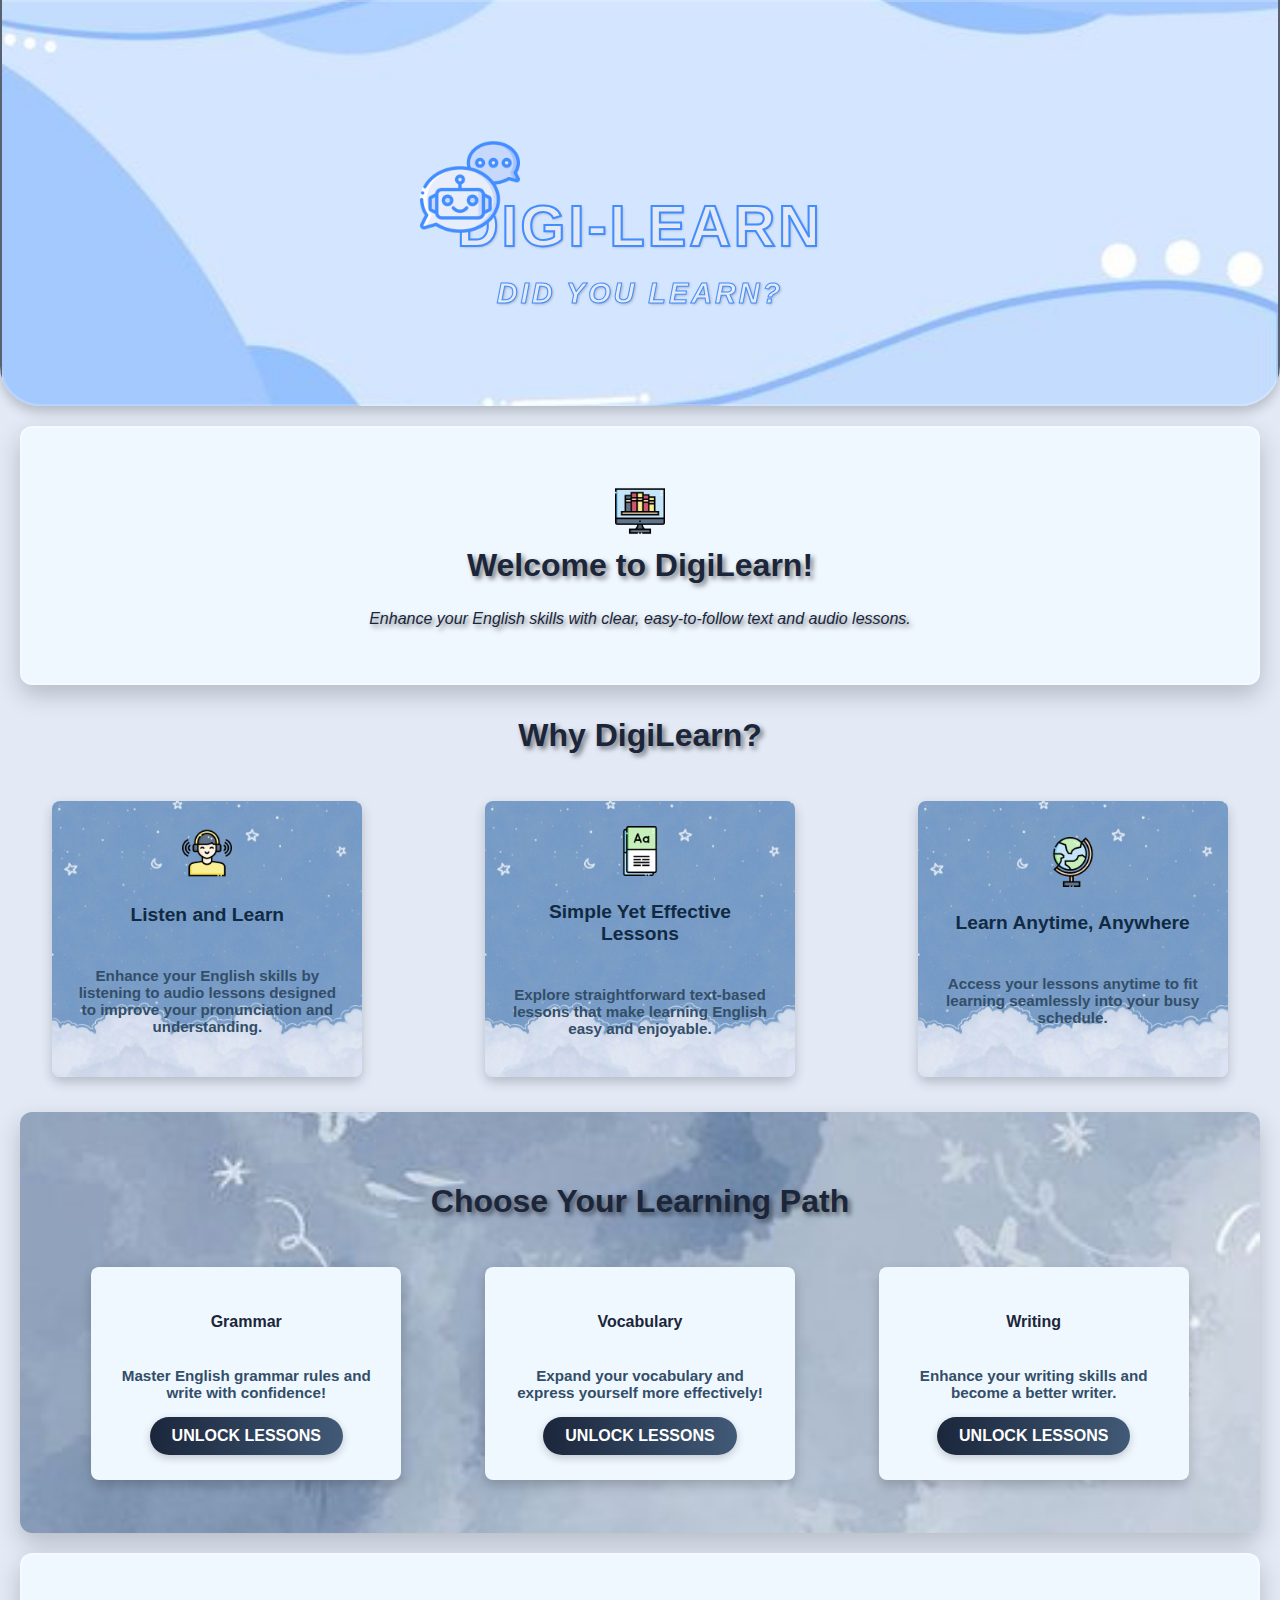
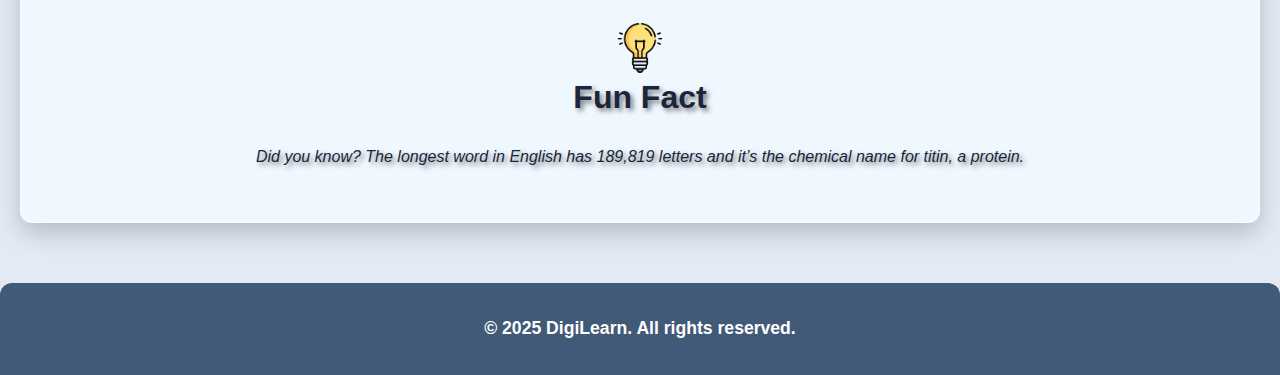
<file: index.html>
<!DOCTYPE html>
<html lang="en">
<head>
  <meta charset="UTF-8">
  <meta name="viewport" content="width=device-width, initial-scale=1.0, user-scalable=no">
  <title>DigiLearn</title>
  <link rel="stylesheet" href="CAPSTONE.css">
</head>
<body>
  <!-- Header Section -->
  <header class="title">
    <div class="icon6"></div>
    <h1 class="title-page">DIGI-LEARN</h1>
    <p class="subtitle-page">Did you learn?</p>
  </header>

  <!-- Main Content Section -->
  <section class="container">
    <div class="icon5"></div>
    <h2 class="welcome">Welcome to DigiLearn!</h2>
    <p class="welcome-message">Enhance your English skills with clear, easy-to-follow text and audio lessons.</p>
  </section>

  <!-- Features Section -->
  <section class="features">
    <h3 class="choose">Why DigiLearn?</h3>
    <div class="features-container">
      <div class="feature-card">
        <div class="icon1"></div>
        <h4>Listen and Learn</h4>
        <p>Enhance your English skills by listening to audio lessons designed to improve your pronunciation and understanding.</p>
      </div>
      <div class="feature-card">
        <div class="icon2"></div>
        <h4>Simple Yet Effective Lessons</h4>
        <p>Explore straightforward text-based lessons that make learning English easy and enjoyable.</p>
      </div>
      <div class="feature-card">
        <div class="icon3"></div>
        <h4>Learn Anytime, Anywhere</h4>
        <p>Access your lessons anytime to fit learning seamlessly into your busy schedule.</p>
      </div>
    </div>
  </section>

  <!-- Learning Paths Section -->
  <section id="learning-paths" class="learning-paths">
    <h3  class="choose">Choose Your Learning Path</h3>
    <div class="paths-container">
      <div class="path-card">
        <h4>Grammar</h4>
        <p>Master English grammar rules and write with confidence!</p>
        <button onclick="navigateTo('grammar.html')">Unlock Lessons</button>
      </div>
      <div class="path-card">
        <h4>Vocabulary</h4>
        <p>Expand your vocabulary and express yourself more effectively!</p>
        <button onclick="navigateTo('vocabulary.html')">Unlock Lessons</button>
      </div>
      <div class="path-card">
        <h4>Writing</h4>
        <p>Enhance your writing skills and become a better writer.</p>
        <button onclick="navigateTo('writing.html')">Unlock Lessons</button>
      </div>
    </div>
  </section>

  <!-- Fun Facts Section -->
  <section class="fun-facts">
    <div class="icon4"></div>
    <h3 class="funfact">Fun Fact</h3>
    <p class="fact">Did you know? The longest word in English has 189,819 letters and it’s the chemical name for titin, a protein.</p>
  </section>

  <!-- Footer Section -->
  <footer>
    <p>&copy; 2025 DigiLearn. All rights reserved.</p>
  </footer>

  <script>
  function navigateTo(url) {
      window.location.href = url;
    }
  </script>
</body>
</html>
</file>
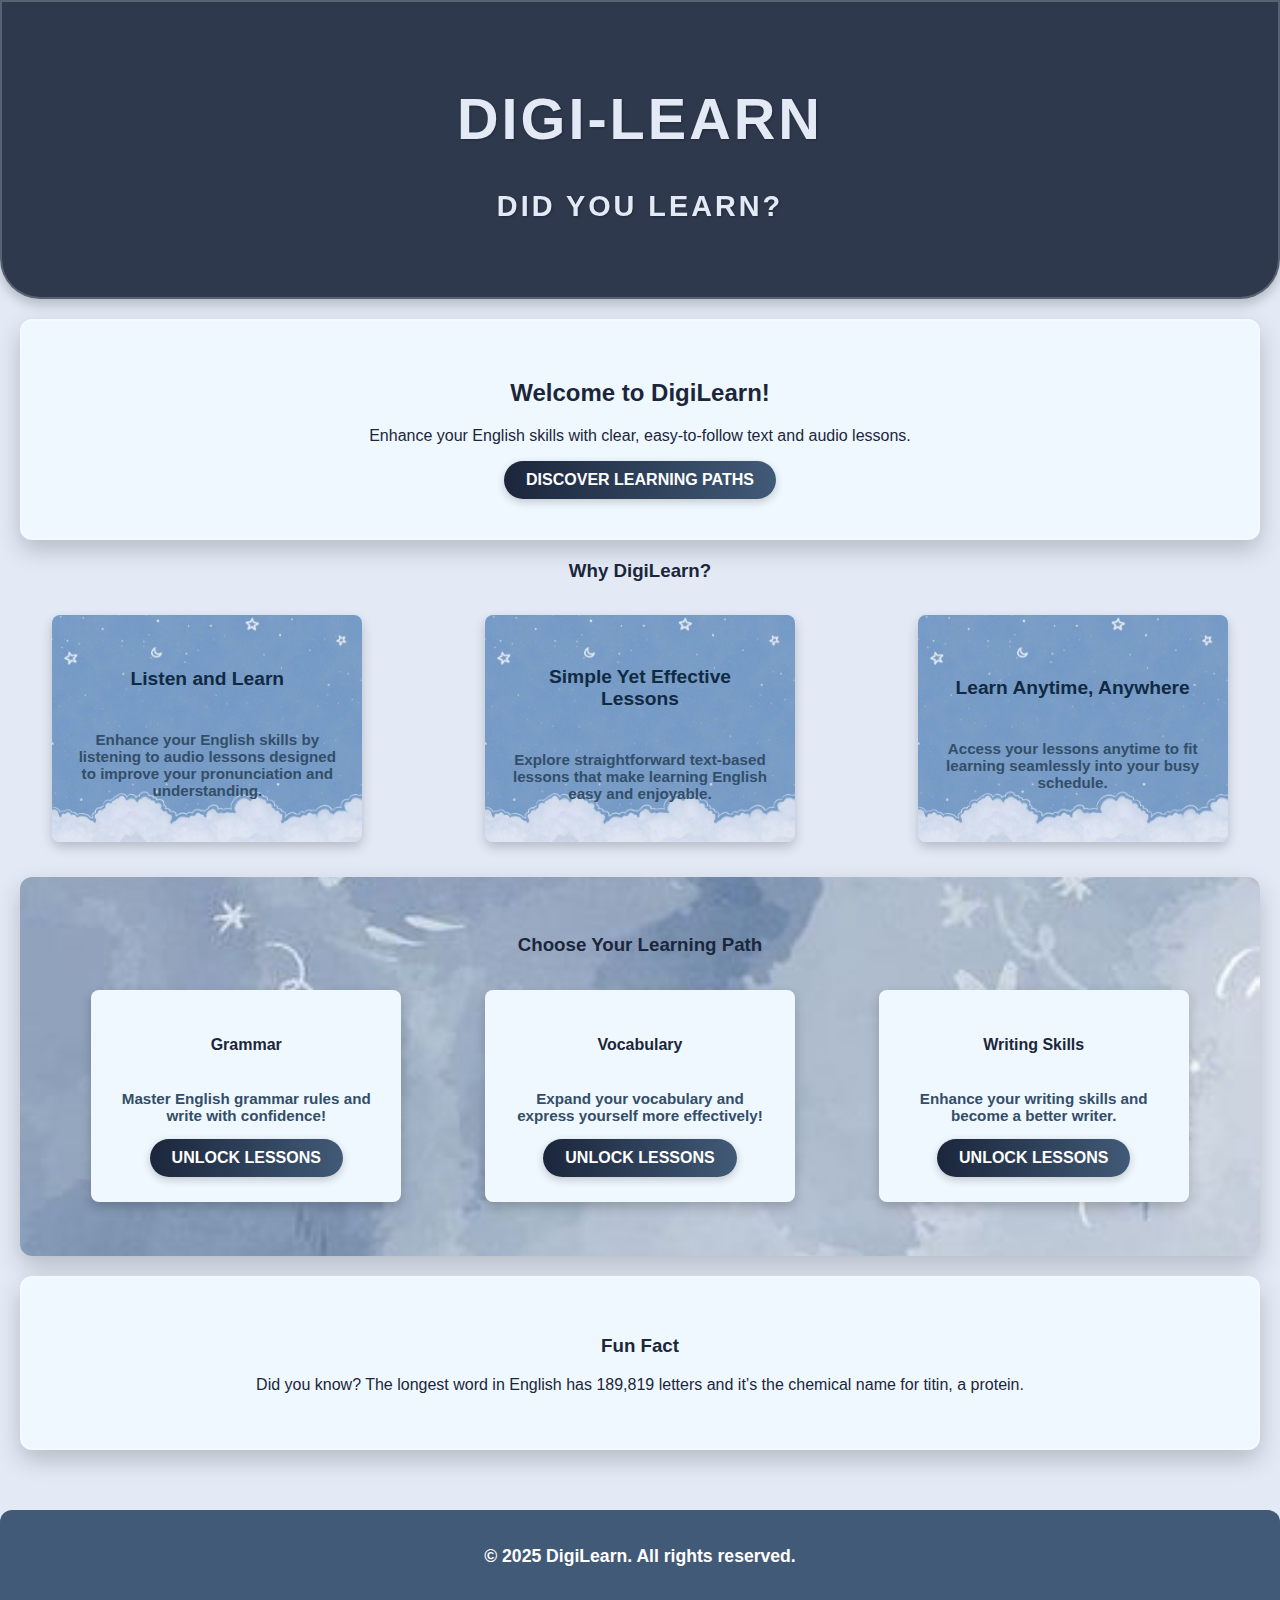
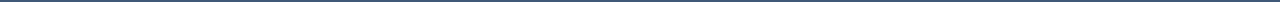
<file: CAPSTONE.html>
<!DOCTYPE html>
<html lang="en">
<head>
  <meta charset="UTF-8">
  <meta name="viewport" content="width=device-width, initial-scale=1.0">
  <title>DigiLearn</title>
  <link rel="stylesheet" href="CAPSTONE.css">
</head>
<body>
  <!-- Header Section -->
  <header>
    <h1>DIGI-LEARN</h1>
    <p>Did you learn?</p>
  </header>

  <!-- Main Content Section -->
  <div class="container">
    <h2>Welcome to DigiLearn!</h2>
      <p>Enhance your English skills with clear, easy-to-follow text and audio lessons.</p>
        <button onclick="scrollToLearningPaths()">Discover Learning Paths</button>
  </div>

  <!-- Features Section -->
  <div class="features">
    <h3>Why DigiLearn?</h3>
      <div class="features-container">

        <div class="feature-card">
          <h4>Listen and Learn</h4>
            <p>Enhance your English skills by listening to audio lessons designed to improve your pronunciation and understanding.</p>
        </div>
        
        <div class="feature-card">
          <h4>Simple Yet Effective Lessons</h4>
            <p>Explore straightforward text-based lessons that make learning English easy and enjoyable.</p>
        </div>

            <div class="feature-card">
          <h4>Learn Anytime, Anywhere</h4>
            <p>Access your lessons anytime to fit learning seamlessly into your busy schedule.</p>
       </div>

    </div>
  </div>

  <!-- Learning Paths Section -->
  <div id="learning-paths" class="learning-paths">
    <h3>Choose Your Learning Path</h3>
    <div class="paths-container">

      <div class="path-card">
        <h4>Grammar</h4>
          <p>Master English grammar rules and write with confidence!</p>
            <button onclick="goToPath('grammar')">Unlock Lessons</button>
      </div>

      <div class="path-card">
        <h4>Vocabulary</h4>
         <p>Expand your vocabulary and express yourself more effectively!</p>
            <button onclick="goToPath('vocabulary')">Unlock Lessons</button>
      </div>

      <div class="path-card">
        <h4>Writing Skills</h4>
          <p>Enhance your writing skills and become a better writer.</p>
            <button onclick="goToPath('writing')">Unlock Lessons</button>
      </div>
      
    </div>
  </div>

  <!-- Fun Facts Section -->
  <div class="fun-facts">
    <h3>Fun Fact</h3>
      <p id="fact">Did you know? The longest word in English has 189,819 letters and it’s the chemical name for titin, a protein.</p>
  </div>

  <!-- Footer Section -->
  <footer>
    <p>© 2025 DigiLearn. All rights reserved.</p>
  </footer>

  <script>
    function scrollToLearningPaths() {
      document.getElementById("learning-paths").scrollIntoView({
        behavior: "smooth",
        block: "start"
      });
    }

    function goToPath(path) {
      if (path === 'grammar') {
        window.location.href = 'grammar.html';
      } else if (path === 'vocabulary') {
        window.location.href = 'vocabulary.html';
      } else if (path === 'writing') {
        window.location.href = 'writing.html';
      } else {
        alert('Path not available');
      }
    }
  </script>
</body>
</html>
</file>
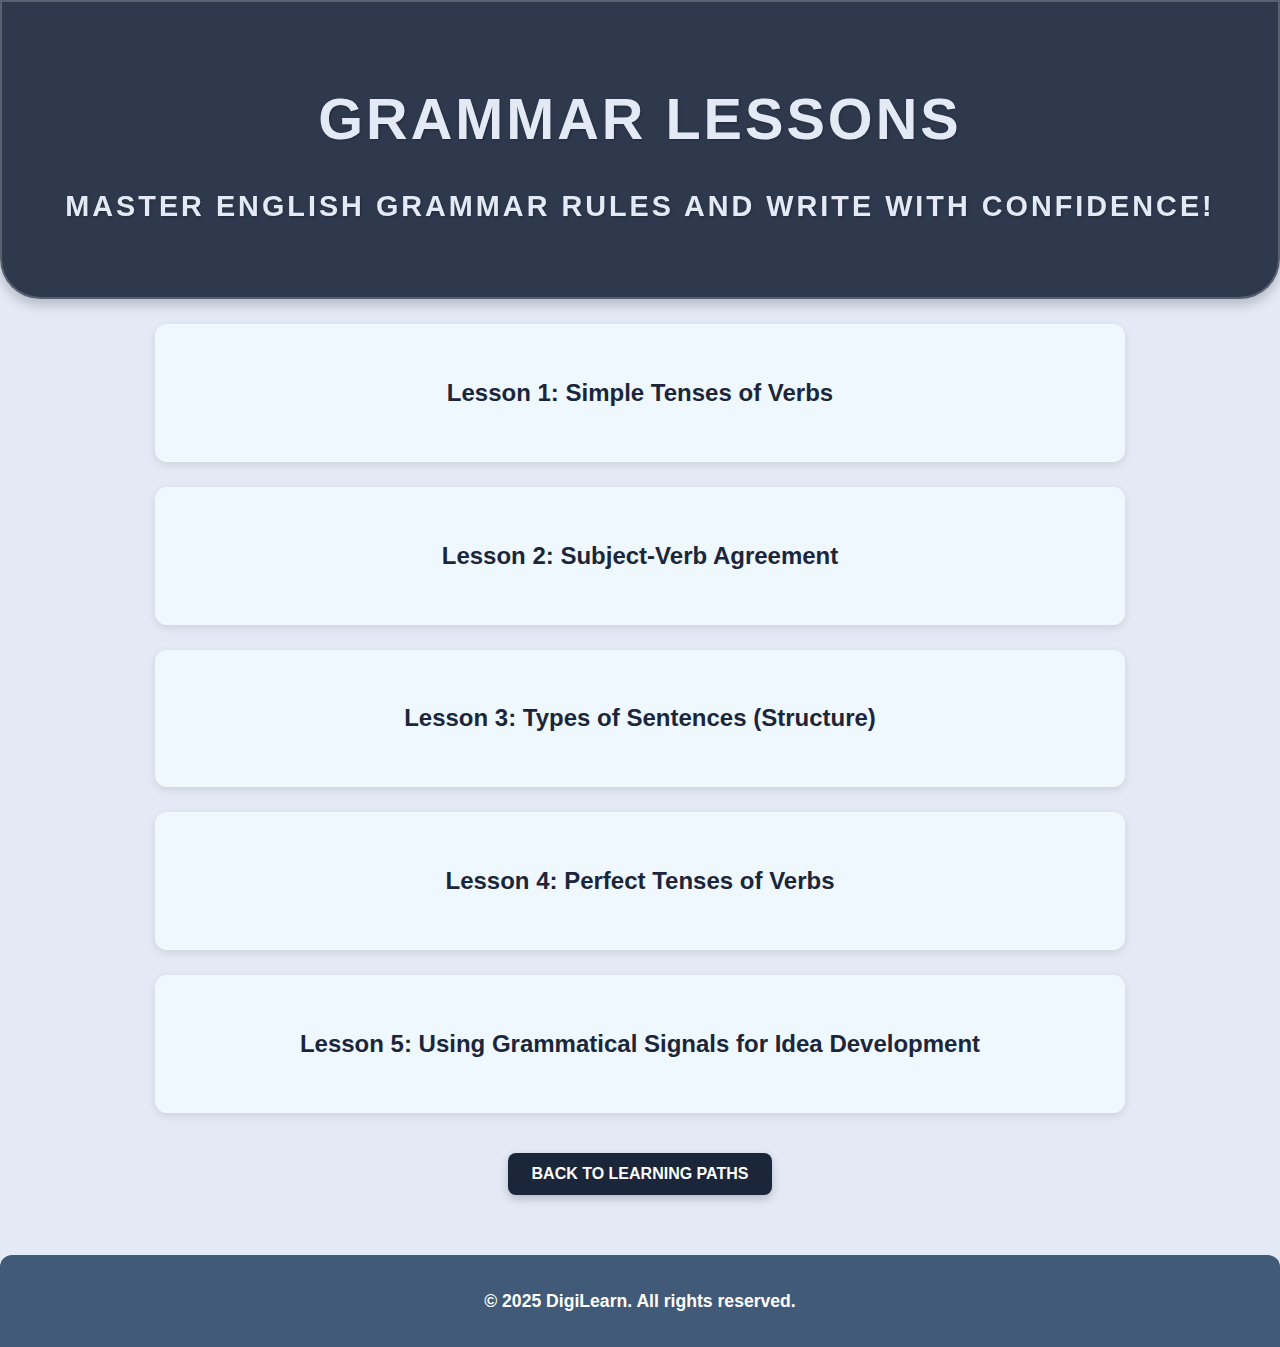
<file: grammar.html>
<!DOCTYPE html>
<html lang="en">
<head>
  <meta charset="UTF-8">
  <meta name="viewport" content="width=device-width, initial-scale=1.0, user-scalable=no"> 
  <title>Grammar Lessons</title>
  <link rel="stylesheet" href="CAPSTONE.css">
</head>
<body>
  <header>
    <h1>Grammar Lessons</h1>
      <p>Master English grammar rules and write with confidence!</p>
  </header>

  <div class="lesson-container">
    <h2 onclick="toggleLesson(1)">Lesson 1: Simple Tenses of Verbs</h2>
    <div id="lesson1" class="lesson-content">
        
        <audio controls>
            <source src="audio/lesson1.mp3" type="audio/mpeg">
            Your browser does not support the audio element.
        </audio>

        <p style="font-weight: bold; font-size: 18px; color: #1a2a6c;">
            <strong>What are Tenses?</strong> Tenses show when an action happens.
        </p>
        
        <h3 style="color: #2e518b; border-bottom: 2px solid #1a2a6c; padding-bottom: 5px;">Simple Present Tense</h3>
        <p style="color: #6c7b95;">Used for <strong>facts, habits, or general truths.</strong></p>
        <ul style="color: #6c7b95; line-height: 1.6;">
            <li>The sun <strong style="color: #2e518b;">rises</strong> in the east. <span style="color: #1a2a6c;">(Fact)</span></li>
            <li>She <strong style="color: #2e518b;">studies</strong> every night. <span style="color: #1a2a6c;">(Habit)</span></li>
        </ul>
        
        <h3 style="color: #2e518b; border-bottom: 2px solid #1a2a6c; padding-bottom: 5px;">Simple Past Tense</h3>
        <p style="color: #6c7b95;">Used for <strong>completed actions in the past.</strong></p>
        <ul style="color: #6c7b95; line-height: 1.6;">
            <li>We <strong style="color: #2e518b;">visited</strong> Grandma last Sunday.</li>
            <li>She <strong style="color: #2e518b;">played</strong> basketball yesterday.</li>
        </ul>
        
        <h3 style="color: #2e518b; border-bottom: 2px solid #1a2a6c; padding-bottom: 5px;">Simple Future Tense</h3>
        <p style="color: #6c7b95;">Used for <strong>actions that will happen.</strong></p>
        <ul style="color: #6c7b95; line-height: 1.6;">
            <li>I <strong style="color: #2e518b;">will call</strong> you later.</li>
            <li>They <strong style="color: #2e518b;">will travel</strong> to Japan next year.</li>
        </ul>
        
        <button onclick="toggleQuiz(1)">Take Quiz</button>
    </div>
</div>

<div class="lesson-container">
    <h2 onclick="toggleLesson(2)">Lesson 2: Subject-Verb Agreement</h2>
    <div id="lesson2" class="lesson-content">

        <audio controls>
            <source src="audio/lesson2.mp3" type="audio/mpeg">
            Your browser does not support the audio element.
        </audio>

        <p style="font-weight: bold; font-size: 18px; color: #1a2a6c;">
            A verb must <strong>match</strong> the subject in singular or plural form.
        </p>
        
        <h3 style="color: #2e518b; border-bottom: 2px solid #1a2a6c; padding-bottom: 5px;">Singular Subjects → Singular Verbs</h3>
        <ul style="color: #6c7b95; line-height: 1.6;">
            <li>The cat <strong style="color: #2e518b;">jumps</strong> on the table.</li>
            <li>She <strong style="color: #2e518b;">likes</strong> ice cream.</li>
            <li>My brother <strong style="color: #2e518b;">enjoys</strong> playing soccer.</li>
            <li>The book <strong style="color: #2e518b;">belongs</strong> to her.</li>
            <li>A baby <strong style="color: #2e518b;">cries</strong> when hungry.</li>
        </ul>
        
        <h3 style="color: #2e518b; border-bottom: 2px solid #1a2a6c; padding-bottom: 5px;">Plural Subjects → Plural Verbs</h3>
        <ul style="color: #6c7b95; line-height: 1.6;">
            <li>The cats <strong style="color: #2e518b;">jump</strong> on the table.</li>
            <li>They <strong style="color: #2e518b;">like</strong> ice cream.</li>
            <li>My friends <strong style="color: #2e518b;">enjoy</strong> going to the beach.</li>
            <li>The books <strong style="color: #2e518b;">belong</strong> to the library.</li>
            <li>Babies <strong style="color: #2e518b;">cry</strong> when they are hungry.</li>
        </ul>
        
        <h3 style="color: #2e518b; border-bottom: 2px solid #1a2a6c; padding-bottom: 5px;">Special Cases</h3>
        <ul style="color: #6c7b95; line-height: 1.6;">
            <li>Each of the students <strong style="color: #2e518b;">is</strong> responsible.</li>
            <li>The teacher and the students <strong style="color: #2e518b;">are</strong> happy.</li>
            <li>Neither of the answers <strong style="color: #2e518b;">is</strong> correct.</li>
            <li>The news <strong style="color: #2e518b;">is</strong> surprising.</li>
            <li>Ten dollars <strong style="color: #2e518b;">is</strong> a high price for that.</li>
        </ul>
        
        <button onclick="toggleQuiz(2)">Take Quiz</button>
    </div>
</div>

<div class="lesson-container">
    <h2 onclick="toggleLesson(3)">Lesson 3: Types of Sentences (Structure)</h2>
    <div id="lesson3" class="lesson-content">

        <audio controls>
            <source src="audio/lesson3.mp3" type="audio/mpeg">
            Your browser does not support the audio element.
        </audio>

        <p style="font-weight: bold; font-size: 18px; color: #1a2a6c;">
            Sentences are classified based on the <strong>number of clauses</strong> they have.
        </p>
        
        <h3 style="color: #2e518b; border-bottom: 2px solid #1a2a6c; padding-bottom: 5px;">Simple Sentence</h3>
        <p style="color: #6c7b95;">A simple sentence has one independent clause.</p>
        <ul style="color: #6c7b95; line-height: 1.6;">
            <li>I <strong style="color: #2e518b;">love</strong> pizza.</li>
            <li>She <strong style="color: #2e518b;">runs</strong> every morning.</li>
            <li>They <strong style="color: #2e518b;">play</strong> soccer on weekends.</li>
            <li>My cat <strong style="color: #2e518b;">sleeps</strong> all day.</li>
        </ul>
        
        <h3 style="color: #2e518b; border-bottom: 2px solid #1a2a6c; padding-bottom: 5px;">Compound Sentence</h3>
        <p style="color: #6c7b95;">A compound sentence has two independent clauses joined by a coordinating conjunction (FANBOYS: for, and, nor, but, or, yet, so).</p>
        <ul style="color: #6c7b95; line-height: 1.6;">
            <li>I like coffee, <strong style="color: #2e518b;">but</strong> she prefers tea.</li>
            <li>The sun set, <strong style="color: #2e518b;">so</strong> we went inside.</li>
            <li>She studied hard, <strong style="color: #2e518b;">and</strong> she passed the exam.</li>
            <li>We wanted to go out, <strong style="color: #2e518b;">but</strong> it started raining.</li>
        </ul>
        
        <h3 style="color: #2e518b; border-bottom: 2px solid #1a2a6c; padding-bottom: 5px;">Complex Sentence</h3>
        <p style="color: #6c7b95;">A complex sentence has one independent clause and at least one dependent clause.</p>
        <ul style="color: #6c7b95; line-height: 1.6;">
            <li><strong style="color: #2e518b;">Because</strong> it was raining, we stayed inside.</li>
            <li>She passed the test <strong style="color: #2e518b;">even though</strong> she was sick.</li>
            <li>I went to bed early <strong style="color: #2e518b;">since</strong> I was tired.</li>
            <li><strong style="color: #2e518b;">Although</strong> he was late, he finished his work on time.</li>
        </ul>
        
        <button onclick="toggleQuiz(3)">Take Quiz</button>
    </div>
</div>

<div class="lesson-container">
    <h2 onclick="toggleLesson(4)">Lesson 4: Perfect Tenses of Verbs</h2>
    <div id="lesson4" class="lesson-content">

        <audio controls>
            <source src="audio/lesson4.mp3" type="audio/mpeg">
            Your browser does not support the audio element.
        </audio>

        <p style="font-weight: bold; font-size: 18px; color: #1a2a6c;">
            Perfect tenses show actions <strong>completed before another time.</strong>
        </p>
        
        <h3 style="color: #2e518b; border-bottom: 2px solid #1a2a6c; padding-bottom: 5px;">Present Perfect Tense</h3>
        <p style="color: #6c7b95;">Used for actions that started in the past and continue in the present or have a present result.</p>
        <ul style="color: #6c7b95; line-height: 1.6;">
            <li>I <strong style="color: #2e518b;">have visited</strong> Japan twice.</li>
            <li>She <strong style="color: #2e518b;">has studied</strong> English for five years.</li>
            <li>We <strong style="color: #2e518b;">have known</strong> each other since childhood.</li>
            <li>He <strong style="color: #2e518b;">has just finished</strong> his work.</li>
        </ul>
        
        <h3 style="color: #2e518b; border-bottom: 2px solid #1a2a6c; padding-bottom: 5px;">Past Perfect Tense</h3>
        <p style="color: #6c7b95;">Used for an action that was completed before another past action.</p>
        <ul style="color: #6c7b95; line-height: 1.6;">
            <li>When I arrived, they <strong style="color: #2e518b;">had already left</strong>.</li>
            <li>She <strong style="color: #2e518b;">had finished</strong> her homework before dinner.</li>
            <li>By the time we got there, the show <strong style="color: #2e518b;">had started</strong>.</li>
            <li>They <strong style="color: #2e518b;">had never seen</strong> snow before their trip.</li>
        </ul>
        
        <h3 style="color: #2e518b; border-bottom: 2px solid #1a2a6c; padding-bottom: 5px;">Future Perfect Tense</h3>
        <p style="color: #6c7b95;">Used for actions that will be completed before a specific future time.</p>
        <ul style="color: #6c7b95; line-height: 1.6;">
            <li>By next year, she <strong style="color: #2e518b;">will have graduated</strong>.</li>
            <li>I <strong style="color: #2e518b;">will have finished</strong> my homework by 8 PM.</li>
            <li>By the time they arrive, we <strong style="color: #2e518b;">will have eaten</strong>.</li>
            <li>He <strong style="color: #2e518b;">will have completed</strong> the project before the deadline.</li>
        </ul>
        
        <button onclick="toggleQuiz(4)">Take Quiz</button>
    </div>
</div>

<div class="lesson-container">
    <h2 onclick="toggleLesson(5)">Lesson 5: Using Grammatical Signals for Idea Development</h2>
    <div id="lesson5" class="lesson-content">

        <audio controls>
            <source src="audio/lesson5.mp3" type="audio/mpeg">
        </audio>

        <p style="font-weight: bold; font-size: 18px; color: #1a2a6c;">
            Grammatical signals <strong>help organize ideas</strong> in writing.
        </p>
        
        <h3 style="color: #2e518b; border-bottom: 2px solid #1a2a6c; padding-bottom: 5px;">Cause and Effect</h3>
        <p style="color: #6c7b95;">These show how one event leads to another.</p>
        <ul style="color: #6c7b95; line-height: 1.6;">
            <li><strong style="color: #2e518b;">Because</strong> it rained, we stayed home.</li>
            <li>She was late, <strong style="color: #2e518b;">so</strong> she missed the bus.</li>
            <li>He studied hard; <strong style="color: #2e518b;">therefore</strong>, he passed the exam.</li>
            <li>The power went out, <strong style="color: #2e518b;">as a result</strong>, the meeting was canceled.</li>
        </ul>
        
        <h3 style="color: #2e518b; border-bottom: 2px solid #1a2a6c; padding-bottom: 5px;">Comparison and Contrast</h3>
        <p style="color: #6c7b95;">These show similarities and differences.</p>
        <ul style="color: #6c7b95; line-height: 1.6;">
            <li>She is tall, <strong style="color: #2e518b;">but</strong> he is short.</li>
            <li><strong style="color: #2e518b;">Similarly</strong>, both cats and dogs need care.</li>
            <li>This phone is expensive; <strong style="color: #2e518b;">on the other hand</strong>, that one is affordable.</li>
            <li>Unlike summer, winter is cold and snowy.</li>
        </ul>
        
        <h3 style="color: #2e518b; border-bottom: 2px solid #1a2a6c; padding-bottom: 5px;">Problem-Solution</h3>
        <p style="color: #6c7b95;">These introduce a problem and suggest ways to solve it.</p>
        <ul style="color: #6c7b95; line-height: 1.6;">
            <li>The air is polluted. <strong style="color: #2e518b;">One solution is</strong> planting more trees.</li>
            <li>The road is dangerous. <strong style="color: #2e518b;">To fix this</strong>, speed bumps should be added.</li>
            <li>Students struggle with homework. <strong style="color: #2e518b;">A possible solution</strong> is offering tutoring programs.</li>
            <li>The city faces traffic congestion. <strong style="color: #2e518b;">To address this</strong>, better public transport is needed.</li>
        </ul>
        
        <button onclick="toggleQuiz(5)">Take Quiz</button>
    </div>
</div>

<!-- QUIZ FOR LESSON 1: Simple Tenses of Verbs -->
<div id="quiz1" class="quiz">
  <div class="quiz-header">
    <button class="quiz-close" onclick="closeQuiz()">✖</button>
</div>
  <div class="quiz-content">
      <h3 class="quiz-title">Quiz: Simple Tenses of Verbs</h3>

      <div class="quiz-question">
          <p>1. Which sentence is in the simple present tense?</p>
          <label><input type="radio" name="q1" value="wrong"> She walked to school.</label><br>
          <label><input type="radio" name="q1" value="correct"> She walks to school.</label><br>
          <label><input type="radio" name="q1" value="wrong"> She will walk to school.</label>
      </div>

      <div class="quiz-question">
          <p>2. Identify the simple past tense verb:</p>
          <label><input type="radio" name="q2" value="wrong"> run</label><br>
          <label><input type="radio" name="q2" value="correct"> ran</label><br>
          <label><input type="radio" name="q2" value="wrong"> running</label>
      </div>

      <div class="quiz-question">
          <p>3. Which sentence is in the simple future tense?</p>
          <label><input type="radio" name="q3" value="correct"> They will visit us next week.</label><br>
          <label><input type="radio" name="q3" value="wrong"> They visit us every week.</label><br>
          <label><input type="radio" name="q3" value="wrong"> They visited us last week.</label>
      </div>

      <div class="quiz-question">
          <p>4. What is the correct simple present tense form of "go"?</p>
          <label><input type="radio" name="q4" value="correct"> goes</label><br>
          <label><input type="radio" name="q4" value="wrong"> went</label><br>
          <label><input type="radio" name="q4" value="wrong"> will go</label>
      </div>

      <div class="quiz-question">
          <p>5. Which word is in the past tense?</p>
          <label><input type="radio" name="q5" value="wrong"> eat</label><br>
          <label><input type="radio" name="q5" value="wrong"> eats</label><br>
          <label><input type="radio" name="q5" value="correct"> ate</label>
      </div>

      <p id="quizResult1"></p>
      <button onclick="checkQuiz(1)">Submit Quiz</button>
  </div>
</div>

<!-- QUIZ FOR LESSON 2: Subject-Verb Agreement -->
<div id="quiz2" class="quiz">
  <div class="quiz-header">
    <button class="quiz-close" onclick="closeQuiz()">✖</button>
</div>
  <div class="quiz-content">
      <h3 class="quiz-title">Quiz: Subject-Verb Agreement</h3>

      <div class="quiz-question">
          <p>1. Which sentence follows subject-verb agreement?</p>
          <label><input type="radio" name="q1" value="wrong"> She go to school.</label><br>
          <label><input type="radio" name="q1" value="correct"> She goes to school.</label><br>
          <label><input type="radio" name="q1" value="wrong"> She going to school.</label>
      </div>

      <div class="quiz-question">
          <p>2. Choose the correct verb: "The cat and the dog ___ in the yard."</p>
          <label><input type="radio" name="q2" value="wrong"> is</label><br>
          <label><input type="radio" name="q2" value="correct"> are</label>
      </div>

      <div class="quiz-question">
          <p>3. Which of the following is correct?</p>
          <label><input type="radio" name="q3" value="wrong"> The teacher and the students is happy.</label><br>
          <label><input type="radio" name="q3" value="correct"> The teacher and the students are happy.</label>
      </div>

      <div class="quiz-question">
          <p>4. "Each of the students ___ studying hard."</p>
          <label><input type="radio" name="q4" value="correct"> is</label><br>
          <label><input type="radio" name="q4" value="wrong"> are</label>
      </div>

      <div class="quiz-question">
          <p>5. Choose the correct verb: "Neither the books nor the pen ___ on the table."</p>
          <label><input type="radio" name="q5" value="correct"> is</label><br>
          <label><input type="radio" name="q5" value="wrong"> are</label>
      </div>

      <p id="quizResult2"></p>
      <button onclick="checkQuiz(2)">Submit Quiz</button>
  </div>
</div>

<!-- QUIZ FOR LESSON 3: Types of Sentences -->
<div id="quiz3" class="quiz">
  <div class="quiz-header">
    <button class="quiz-close" onclick="closeQuiz()">✖</button>
</div>
  <div class="quiz-content">
      <h3 class="quiz-title">Quiz: Types of Sentences</h3>

      <div class="quiz-question">
          <p>1. Identify the simple sentence:</p>
          <label><input type="radio" name="q1" value="wrong"> She likes pizza, and she eats it every day.</label><br>
          <label><input type="radio" name="q1" value="correct"> She likes pizza.</label><br>
          <label><input type="radio" name="q1" value="wrong"> Although she likes pizza, she doesn’t eat it every day.</label>
      </div>

      <div class="quiz-question">
          <p>2. Which sentence is a compound sentence?</p>
          <label><input type="radio" name="q2" value="wrong"> He studied for the test because he wanted to pass.</label><br>
          <label><input type="radio" name="q2" value="correct"> He studied, and he passed the test.</label><br>
          <label><input type="radio" name="q2" value="wrong"> If he studies, he will pass.</label>
      </div>

      <div class="quiz-question">
          <p>3. Identify the complex sentence:</p>
          <label><input type="radio" name="q3" value="wrong"> I like ice cream, but my brother likes cake.</label><br>
          <label><input type="radio" name="q3" value="correct"> Since it was raining, we stayed inside.</label><br>
          <label><input type="radio" name="q3" value="wrong"> We went to the park and played.</label>
      </div>

      <div class="quiz-question">
          <p>4. A compound-complex sentence has how many independent clauses?</p>
          <label><input type="radio" name="q4" value="wrong"> One</label><br>
          <label><input type="radio" name="q4" value="correct"> Two or more</label><br>
          <label><input type="radio" name="q4" value="wrong"> None</label>
      </div>

      <div class="quiz-question">
          <p>5. Which is a correct example of a complex sentence?</p>
          <label><input type="radio" name="q5" value="correct"> Because she was late, she missed the meeting.</label><br>
          <label><input type="radio" name="q5" value="wrong"> She was late, and she missed the meeting.</label><br>
          <label><input type="radio" name="q5" value="wrong"> She missed the meeting.</label>
      </div>

      <p id="quizResult3"></p>
      <button onclick="checkQuiz(3)">Submit Quiz</button>
  </div>
</div>

<!-- QUIZ FOR LESSON 4: Perfect Tenses of Verbs -->
<div id="quiz4" class="quiz">
  <div class="quiz-header">
    <button class="quiz-close" onclick="closeQuiz()">✖</button>
</div>
  <div class="quiz-content">
      <h3 class="quiz-title">Quiz: Perfect Tenses of Verbs</h3>

      <div class="quiz-question">
          <p>1. Which sentence is in the present perfect tense?</p>
          <label><input type="radio" name="q1" value="correct"> I have finished my homework.</label><br>
          <label><input type="radio" name="q1" value="wrong"> I finished my homework.</label><br>
          <label><input type="radio" name="q1" value="wrong"> I will finish my homework.</label>
      </div>

      <div class="quiz-question">
          <p>2. Identify the past perfect sentence:</p>
          <label><input type="radio" name="q2" value="wrong"> I have seen that movie before.</label><br>
          <label><input type="radio" name="q2" value="correct"> I had seen that movie before.</label><br>
          <label><input type="radio" name="q2" value="wrong"> I saw that movie before.</label>
      </div>

      <div class="quiz-question">
          <p>3. What does the future perfect tense show?</p>
          <label><input type="radio" name="q3" value="correct"> A completed action in the future</label><br>
          <label><input type="radio" name="q3" value="wrong"> A continuous action</label><br>
          <label><input type="radio" name="q3" value="wrong"> An action happening now</label>
      </div>

      <div class="quiz-question">
          <p>4. Choose the correct future perfect sentence:</p>
          <label><input type="radio" name="q4" value="correct"> By tomorrow, she will have completed the project.</label><br>
          <label><input type="radio" name="q4" value="wrong"> By tomorrow, she completed the project.</label><br>
          <label><input type="radio" name="q4" value="wrong"> By tomorrow, she completes the project.</label>
      </div>

      <div class="quiz-question">
          <p>5. What verb tense is used in this sentence? "We had already left when she arrived."</p>
          <label><input type="radio" name="q5" value="wrong"> Present perfect</label><br>
          <label><input type="radio" name="q5" value="correct"> Past perfect</label><br>
          <label><input type="radio" name="q5" value="wrong"> Future perfect</label>
      </div>

      <p id="quizResult4"></p>
      <button onclick="checkQuiz(4)">Submit Quiz</button>
  </div>
</div>

<!-- QUIZ FOR LESSON 5: Grammatical Signals for Idea Development -->
<div id="quiz5" class="quiz">
  <div class="quiz-header">
    <button class="quiz-close" onclick="closeQuiz()">✖</button>
</div>
  <div class="quiz-content">
      <h3 class="quiz-title">Quiz: Grammatical Signals for Idea Development</h3>

      <div class="quiz-question">
          <p>1. Identify the cause-and-effect sentence:</p>
          <label><input type="radio" name="q1" value="correct"> She studied hard, so she passed.</label><br>
          <label><input type="radio" name="q1" value="wrong"> She studied hard and passed.</label><br>
          <label><input type="radio" name="q1" value="wrong"> She passed because she studied hard.</label>
      </div>

      <div class="quiz-question">
          <p>2. What is a problem-solution signal?</p>
          <label><input type="radio" name="q2" value="correct"> "One way to solve this is..."</label><br>
          <label><input type="radio" name="q2" value="wrong"> "Because of this..."</label><br>
          <label><input type="radio" name="q2" value="wrong"> "However..."</label>
      </div>

      <div class="quiz-question">
          <p>3. Which sentence uses a comparison signal?</p>
          <label><input type="radio" name="q3" value="wrong"> She was late, so she missed the meeting.</label><br>
          <label><input type="radio" name="q3" value="correct"> Unlike dogs, cats are more independent.</label><br>
          <label><input type="radio" name="q3" value="wrong"> The bus arrived late because of traffic.</label>
      </div>

      <div class="quiz-question">
          <p>4. What is the purpose of grammatical signals in writing?</p>
          <label><input type="radio" name="q4" value="correct"> To guide readers through an organized flow of ideas.</label><br>
          <label><input type="radio" name="q4" value="wrong"> To make writing look more complicated.</label><br>
          <label><input type="radio" name="q4" value="wrong"> To confuse the reader.</label>
      </div>

      <div class="quiz-question">
          <p>5. Choose the correct transition word for cause-and-effect:</p>
          <label><input type="radio" name="q5" value="wrong"> Meanwhile</label><br>
          <label><input type="radio" name="q5" value="wrong"> On the other hand</label><br>
          <label><input type="radio" name="q5" value="correct"> As a result</label>
      </div>

      <p id="quizResult5"></p>
      <button onclick="checkQuiz(5)">Submit Quiz</button>
  </div>
</div>

<button onclick="goBack()" class="back-to-learning-paths">Back to Learning Paths</button>


  <footer>
    <p>© 2025 DigiLearn. All rights reserved.</p>
  </footer>

    <script>
      document.addEventListener("DOMContentLoaded", function () {
        let currentLesson = null;
    
          function toggleLesson(lessonId) {
            const lesson = document.getElementById(`lesson${lessonId}`);
    
            if (currentLesson && currentLesson !== lesson) {
                currentLesson.style.maxHeight = null;
                currentLesson.style.opacity = "0";
                currentLesson.parentElement.classList.remove("active");
            }
    
            if (lesson.style.maxHeight) {
                lesson.style.maxHeight = null;
                lesson.style.opacity = "0";
                lesson.parentElement.classList.remove("active");
                currentLesson = null;
            } else {
                lesson.style.maxHeight = lesson.scrollHeight + "px";
                lesson.style.opacity = "1";
                lesson.parentElement.classList.add("active");
                currentLesson = lesson;
            }
        }
    
        document.querySelectorAll(".lesson-container h2").forEach((title, index) => {
            title.addEventListener("click", function () {
                toggleLesson(index + 1);
            });
        });
    });
    
    function checkQuiz(lessonNumber) {
    const quizContainer = document.getElementById(`quiz${lessonNumber}`);
    const questions = quizContainer.querySelectorAll('.quiz-question');
    let correctAnswers = 0;
    let totalQuestions = questions.length;

    questions.forEach((question, index) => {
        const selectedOption = question.querySelector('input[type="radio"]:checked');
        let resultText = question.querySelector(`.result-text-${index + 1}`);

        if (!resultText) {
            resultText = document.createElement('p');
            resultText.className = `result-text-${index + 1}`;
            resultText.style.marginTop = '10px';
            resultText.style.fontWeight = 'bold';
            question.appendChild(resultText);
        }

        if (selectedOption) {
            if (selectedOption.value === "correct") {
                resultText.textContent = "✅ Correct!";
                resultText.style.color = 'green';
                correctAnswers++;
            } else {
                resultText.textContent = "❌ Wrong answer. Try again!";
                resultText.style.color = 'red';
            }
        } else {
            resultText.textContent = "⚠️ Please select an option.";
            resultText.style.color = 'orange';
        }
    });

    let quizResult = quizContainer.querySelector('.quiz-result');
    if (!quizResult) {
        quizResult = document.createElement('p');
        quizResult.className = 'quiz-result';
        quizContainer.appendChild(quizResult);
    }

    quizResult.textContent = `You answered ${correctAnswers} out of ${totalQuestions} questions correctly.`;
    quizResult.style.color = correctAnswers === totalQuestions ? 'green' : 'red';

    // Hide quiz after 3 seconds
    setTimeout(() => {
        closeQuiz();
    }, 3000);
}

function toggleQuiz(quizNumber) {
    document.querySelectorAll('.quiz').forEach(quiz => quiz.classList.remove('show'));
    document.getElementById(`quiz${quizNumber}`).classList.add('show');
}

const audios = document.querySelectorAll("audio"); // Select all <audio> elements on the page.

audios.forEach(audio => {
    audio.addEventListener("play", function() {
        // Pause all other audios when a new one starts playing
        audios.forEach(otherAudio => {
            if (otherAudio !== audio) {
                otherAudio.pause();
                otherAudio.currentTime = 0; // Reset the other audio to the beginning
            }
        });
    });
});
    
function closeQuiz() {
    document.querySelectorAll('.quiz').forEach(quiz => {
        quiz.classList.remove('show');
    });
}
    // Function to go back
    function goBack() {
        window.history.back();
    }
    </script>
  </body>
</html>
</file>
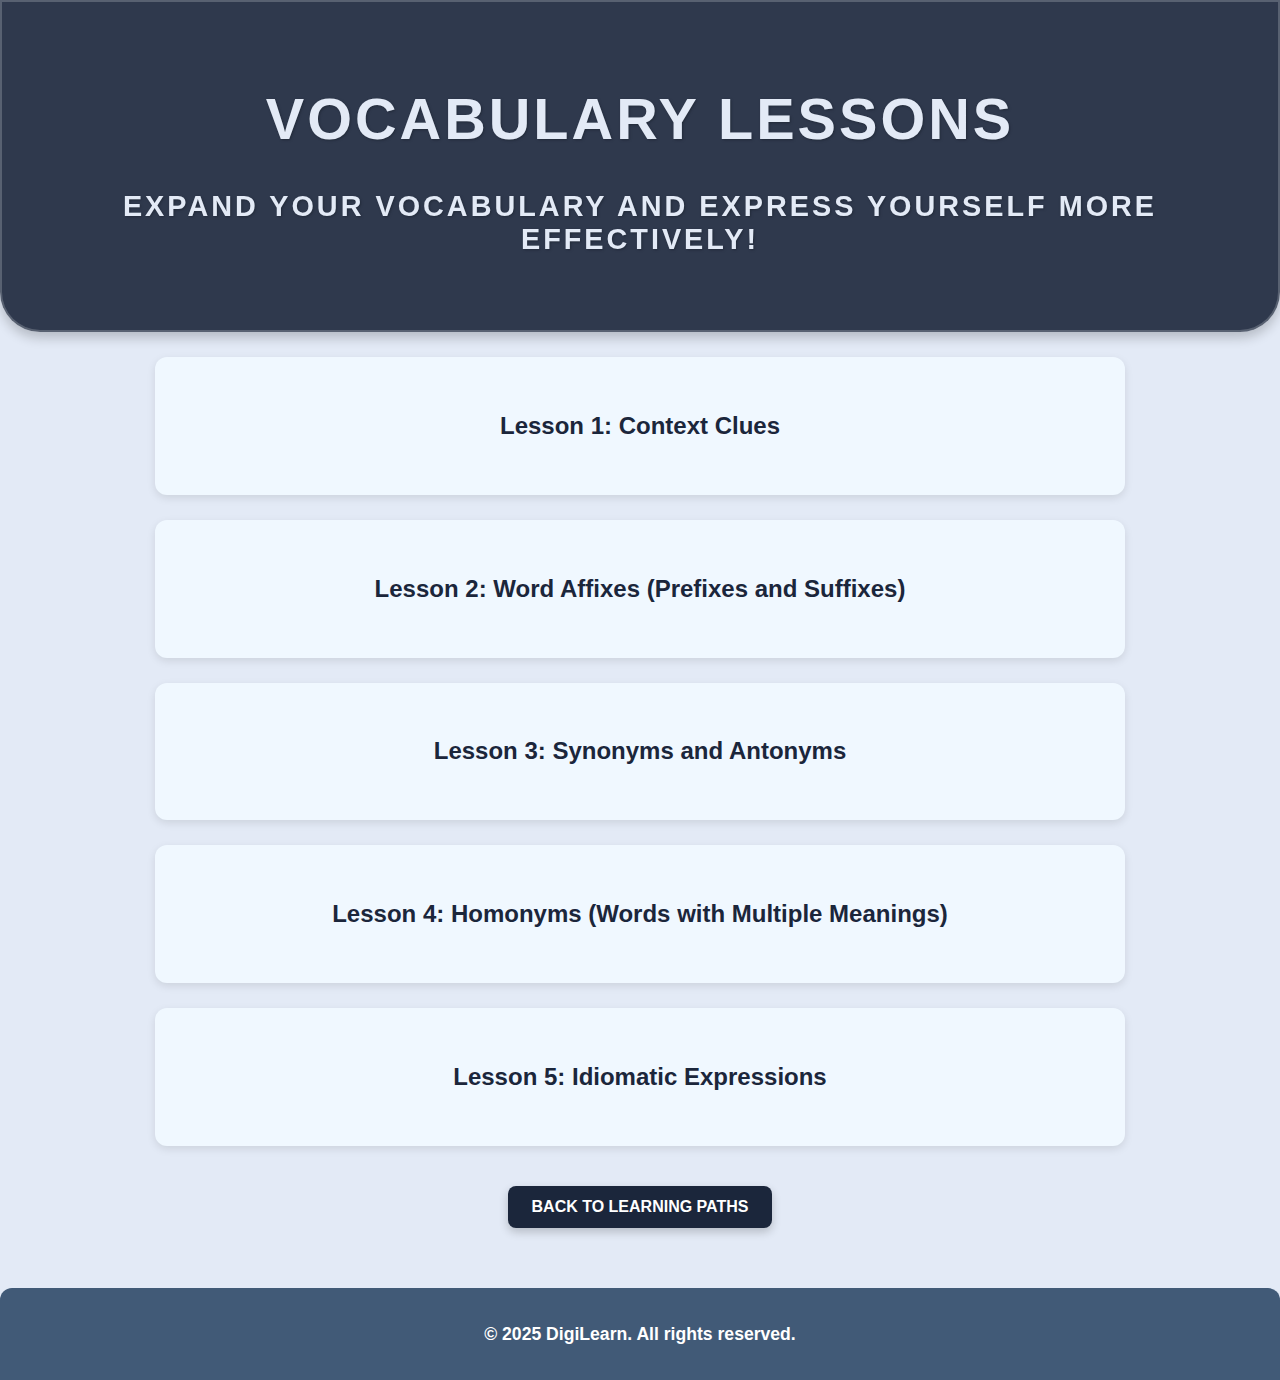
<file: vocabulary.html>
<!DOCTYPE html>
<html lang="en">
<head>
  <meta charset="UTF-8">
  <meta name="viewport" content="width=device-width, initial-scale=1.0, user-scalable=no">
  <title>Vocabulary Lessons</title>
  <link rel="stylesheet" href="CAPSTONE.css">
</head>
<body>
  <header>
    <h1>Vocabulary Lessons</h1>
    <p>Expand your vocabulary and express yourself more effectively!</p>
  </header>

  <div class="lesson-container">
    <h2 onclick="toggleLesson(1)">Lesson 1: Context Clues</h2>
    <div id="lesson1" class="lesson-content">

      <audio controls>
        <source src="audio/lesson6.mp3" type="audio/mpeg">
        Your browser does not support the audio element.
    </audio>

    <p style="font-weight: bold; font-size: 18px; color: #1a2a6c;">Context clues help determine the meaning of unfamiliar words. There are five types:</p>

    <h3 style="color: #2e518b; border-bottom: 2px solid #1a2a6c; padding-bottom: 5px;">1. Definition (The meaning is directly stated)</h3>
    <ul style="list-style: none; padding: 0;">
        <li style="margin-bottom: 10px;">
            <strong style="color: #2e518b;">Example:</strong> 
            <span style="color: #6c7b95;">An arboretum, a place where trees grow, is my favorite spot.</span>
        </li>
    </ul>
    
    <h3 style="color: #2e518b; border-bottom: 2px solid #1a2a6c; padding-bottom: 5px;">2. Synonym (A similar word is provided)</h3>
    <ul style="list-style: none; padding: 0;">
        <li style="margin-bottom: 10px;">
            <strong style="color: #2e518b;">Example:</strong> 
            <span style="color: #6c7b95;">She was ecstatic, or extremely happy, about her birthday.</span>
        </li>
    </ul>
    
    <h3 style="color: #2e518b; border-bottom: 2px solid #1a2a6c; padding-bottom: 5px;">3. Antonym (The opposite meaning is given)</h3>
    <ul style="list-style: none; padding: 0;">
        <li style="margin-bottom: 10px;">
            <strong style="color: #2e518b;">Example:</strong> 
            <span style="color: #6c7b95;">Unlike the fragile vase, the metal box was very strong.</span>
        </li>
    </ul>
    
    <h3 style="color: #2e518b; border-bottom: 2px solid #1a2a6c; padding-bottom: 5px;">4. Example (Examples help explain the word)</h3>
    <ul style="list-style: none; padding: 0;">
        <li style="margin-bottom: 10px;">
            <strong style="color: #2e518b;">Example:</strong> 
            <span style="color: #6c7b95;">Many amphibians, such as frogs and salamanders, live on land and water.</span>
        </li>
    </ul>
    
    <h3 style="color: #2e518b; border-bottom: 2px solid #1a2a6c; padding-bottom: 5px;">5. Inference (The meaning is implied)</h3>
    <ul style="list-style: none; padding: 0;">
        <li style="margin-bottom: 10px;">
            <strong style="color: #2e518b;">Example:</strong> 
            <span style="color: #6c7b95;">She is a pessimist, always expecting things to go wrong.</span>
        </li>
    </ul>
    
        <button onclick="toggleQuiz(1)">Take Quiz</button>
    </div>
  </div>

  <div class="lesson-container">
    <h2 onclick="toggleLesson(2)">Lesson 2: Word Affixes (Prefixes and Suffixes)</h2>
    <div id="lesson2" class="lesson-content">

      <audio controls>
        <source src="audio/lesson7.mp3" type="audio/mpeg">
        Your browser does not support the audio element.
    </audio>

    <p style="font-weight: bold; font-size: 18px; color: #1a2a6c;">Prefixes and suffixes change a word’s meaning:</p>

<h3 style="color: #2e518b; border-bottom: 2px solid #1a2a6c; padding-bottom: 5px;">Prefixes (Added at the beginning)</h3>
<ul style="list-style: none; padding: 0;">
    <li style="margin-bottom: 10px;">
        <strong style="color: #2e518b;">Un-</strong> 
        <span style="color: #6c7b95;">(not) → Unhappy</span>
    </li>
    <li style="margin-bottom: 10px;">
        <strong style="color: #2e518b;">Re-</strong> 
        <span style="color: #6c7b95;">(again) → Redo</span>
    </li>
    <li style="margin-bottom: 10px;">
        <strong style="color: #2e518b;">Pre-</strong> 
        <span style="color: #6c7b95;">(before) → Preview</span>
    </li>
    <li style="margin-bottom: 10px;">
        <strong style="color: #2e518b;">Mis-</strong> 
        <span style="color: #6c7b95;">(wrongly) → Misunderstand</span>
    </li>
    <li style="margin-bottom: 10px;">
        <strong style="color: #2e518b;">Dis-</strong> 
        <span style="color: #6c7b95;">(opposite) → Disagree</span>
    </li>
    <li style="margin-bottom: 10px;">
        <strong style="color: #2e518b;">Over-</strong> 
        <span style="color: #6c7b95;">(too much) → Overcook</span>
    </li>
    <li style="margin-bottom: 10px;">
        <strong style="color: #2e518b;">Under-</strong> 
        <span style="color: #6c7b95;">(too little) → Underestimate</span>
    </li>
</ul>

<h3 style="color: #2e518b; border-bottom: 2px solid #1a2a6c; padding-bottom: 5px;">Suffixes (Added at the end)</h3>
<ul style="list-style: none; padding: 0;">
    <li style="margin-bottom: 10px;">
        <strong style="color: #2e518b;">-er</strong> 
        <span style="color: #6c7b95;">(person who does) → Teacher</span>
    </li>
    <li style="margin-bottom: 10px;">
        <strong style="color: #2e518b;">-able</strong> 
        <span style="color: #6c7b95;">(can be) → Breakable</span>
    </li>
    <li style="margin-bottom: 10px;">
        <strong style="color: #2e518b;">-less</strong> 
        <span style="color: #6c7b95;">(without) → Hopeless</span>
    </li>
    <li style="margin-bottom: 10px;">
        <strong style="color: #2e518b;">-ment</strong> 
        <span style="color: #6c7b95;">(state or action) → Enjoyment</span>
    </li>
    <li style="margin-bottom: 10px;">
        <strong style="color: #2e518b;">-ful</strong> 
        <span style="color: #6c7b95;">(full of) → Joyful</span>
    </li>
    <li style="margin-bottom: 10px;">
        <strong style="color: #2e518b;">-tion</strong> 
        <span style="color: #6c7b95;">(act of) → Creation</span>
    </li>
    <li style="margin-bottom: 10px;">
        <strong style="color: #2e518b;">-ly</strong> 
        <span style="color: #6c7b95;">(in a certain way) → Quickly</span>
    </li>
</ul>

        <button onclick="toggleQuiz(2)">Take Quiz</button>
    </div>
  </div>

  <div class="lesson-container">
    <h2 onclick="toggleLesson(3)">Lesson 3: Synonyms and Antonyms</h2>
    <div id="lesson3" class="lesson-content">

      <audio controls>
        <source src="audio/lesson8.mp3" type="audio/mpeg">
        Your browser does not support the audio element.
    </audio>

    <p style="font-weight: bold; font-size: 18px; color: #1a2a6c;">Synonyms have similar meanings, while antonyms have opposite meanings.</p>

<h3 style="color: #2e518b; border-bottom: 2px solid #1a2a6c; padding-bottom: 5px;">Synonyms (Words with similar meanings)</h3>
<ul style="list-style: none; padding: 0;">
    <li style="margin-bottom: 10px;">
        <strong style="color: #2e518b;">Happy:</strong> 
        <span style="color: #6c7b95;">Joyful, Cheerful</span>
    </li>
    <li style="margin-bottom: 10px;">
        <strong style="color: #2e518b;">Big:</strong> 
        <span style="color: #6c7b95;">Huge, Large</span>
    </li>
    <li style="margin-bottom: 10px;">
        <strong style="color: #2e518b;">Smart:</strong> 
        <span style="color: #6c7b95;">Intelligent, Clever</span>
    </li>
    <li style="margin-bottom: 10px;">
        <strong style="color: #2e518b;">Fast:</strong> 
        <span style="color: #6c7b95;">Quick, Speedy</span>
    </li>
    <li style="margin-bottom: 10px;">
        <strong style="color: #2e518b;">Beautiful:</strong> 
        <span style="color: #6c7b95;">Pretty, Gorgeous</span>
    </li>
    <li style="margin-bottom: 10px;">
        <strong style="color: #2e518b;">Strong:</strong> 
        <span style="color: #6c7b95;">Powerful, Mighty</span>
    </li>
    <li style="margin-bottom: 10px;">
        <strong style="color: #2e518b;">Cold:</strong> 
        <span style="color: #6c7b95;">Chilly, Freezing</span>
    </li>
</ul>

<h3 style="color: #2e518b; border-bottom: 2px solid #1a2a6c; padding-bottom: 5px;">Antonyms (Words with opposite meanings)</h3>
<ul style="list-style: none; padding: 0;">
    <li style="margin-bottom: 10px;">
        <strong style="color: #2e518b;">Hot:</strong> 
        <span style="color: #6c7b95;">Cold</span>
    </li>
    <li style="margin-bottom: 10px;">
        <strong style="color: #2e518b;">Fast:</strong> 
        <span style="color: #6c7b95;">Slow</span>
    </li>
    <li style="margin-bottom: 10px;">
        <strong style="color: #2e518b;">Light:</strong> 
        <span style="color: #6c7b95;">Dark</span>
    </li>
    <li style="margin-bottom: 10px;">
        <strong style="color: #2e518b;">Strong:</strong> 
        <span style="color: #6c7b95;">Weak</span>
    </li>
    <li style="margin-bottom: 10px;">
        <strong style="color: #2e518b;">Happy:</strong> 
        <span style="color: #6c7b95;">Sad</span>
    </li>
    <li style="margin-bottom: 10px;">
        <strong style="color: #2e518b;">Easy:</strong> 
        <span style="color: #6c7b95;">Difficult</span>
    </li>
    <li style="margin-bottom: 10px;">
        <strong style="color: #2e518b;">Brave:</strong> 
        <span style="color: #6c7b95;">Cowardly</span>
    </li>
</ul>

        <button onclick="toggleQuiz(3)">Take Quiz</button>
    </div>
  </div>

  <div class="lesson-container">
    <h2 onclick="toggleLesson(4)">Lesson 4: Homonyms (Words with Multiple Meanings)</h2>
    <div id="lesson4" class="lesson-content">

      <audio controls>
        <source src="audio/lesson9.mp3" type="audio/mpeg">
        Your browser does not support the audio element.
    </audio>

    <p style="font-weight: bold; font-size: 18px; color: #1a2a6c;">Homonyms are words with different meanings based on context:</p>

<ul style="list-style: none; padding: 0;">
    <li style="margin-bottom: 10px;">
        <strong style="color: #2e518b;">Bat:</strong> 
        <span style="color: #6c7b95;">A flying animal / A baseball stick</span>
    </li>
    <li style="margin-bottom: 10px;">
        <strong style="color: #2e518b;">Bank:</strong> 
        <span style="color: #6c7b95;">A financial institution / The side of a river</span>
    </li>
    <li style="margin-bottom: 10px;">
        <strong style="color: #2e518b;">Light:</strong> 
        <span style="color: #6c7b95;">Not heavy / Something that illuminates</span>
    </li>
    <li style="margin-bottom: 10px;">
        <strong style="color: #2e518b;">Wave:</strong> 
        <span style="color: #6c7b95;">A hand gesture / Movement in the ocean</span>
    </li>
    <li style="margin-bottom: 10px;">
        <strong style="color: #2e518b;">Right:</strong> 
        <span style="color: #6c7b95;">Correct / The opposite of left</span>
    </li>
    <li style="margin-bottom: 10px;">
        <strong style="color: #2e518b;">Well:</strong> 
        <span style="color: #6c7b95;">A water source / In good health</span>
    </li>
    <li style="margin-bottom: 10px;">
        <strong style="color: #2e518b;">Date:</strong> 
        <span style="color: #6c7b95;">A fruit / A romantic outing</span>
    </li>
    <li style="margin-bottom: 10px;">
        <strong style="color: #2e518b;">Row:</strong> 
        <span style="color: #6c7b95;">A line of things / To paddle a boat</span>
    </li>
    <li style="margin-bottom: 10px;">
        <strong style="color: #2e518b;">Match:</strong> 
        <span style="color: #6c7b95;">A competition / Something that pairs well</span>
    </li>
    <li style="margin-bottom: 10px;">
        <strong style="color: #2e518b;">Rock:</strong> 
        <span style="color: #6c7b95;">A stone / To sway back and forth</span>
    </li>
</ul>

        <button onclick="toggleQuiz(4)">Take Quiz</button>
    </div>
  </div>

  <div class="lesson-container">
    <h2 onclick="toggleLesson(5)">Lesson 5: Idiomatic Expressions</h2>
    <div id="lesson5" class="lesson-content">

      <audio controls>
        <source src="audio/lesson10.mp3" type="audio/mpeg">
        Your browser does not support the audio element.
    </audio>

    <p style="font-weight: bold; font-size: 18px; color: #1a2a6c;">Idioms are phrases that don’t mean exactly what they say:</p>

    <ul style="list-style: none; padding: 0;">
        <li style="margin-bottom: 10px;">
            <strong style="color: #2e518b;">Break a leg:</strong> 
            <span style="color: #6c7b95;">Good luck</span>
        </li>
        <li style="margin-bottom: 10px;">
            <strong style="color: #2e518b;">Hit the sack:</strong> 
            <span style="color: #6c7b95;">Go to sleep</span>
        </li>
        <li style="margin-bottom: 10px;">
            <strong style="color: #2e518b;">Under the weather:</strong> 
            <span style="color: #6c7b95;">Feeling sick</span>
        </li>
        <li style="margin-bottom: 10px;">
            <strong style="color: #2e518b;">Bite the bullet:</strong> 
            <span style="color: #6c7b95;">To endure something difficult</span>
        </li>
        <li style="margin-bottom: 10px;">
            <strong style="color: #2e518b;">Piece of cake:</strong> 
            <span style="color: #6c7b95;">Something very easy</span>
        </li>
        <li style="margin-bottom: 10px;">
            <strong style="color: #2e518b;">Spill the beans:</strong> 
            <span style="color: #6c7b95;">To reveal a secret</span>
        </li>
        <li style="margin-bottom: 10px;">
            <strong style="color: #2e518b;">Let the cat out of the bag:</strong> 
            <span style="color: #6c7b95;">To accidentally reveal a secret</span>
        </li>
        <li style="margin-bottom: 10px;">
            <strong style="color: #2e518b;">Burn the midnight oil:</strong> 
            <span style="color: #6c7b95;">To work late into the night</span>
        </li>
        <li style="margin-bottom: 10px;">
            <strong style="color: #2e518b;">Hit the nail on the head:</strong> 
            <span style="color: #6c7b95;">To describe something exactly right</span>
        </li>
        <li style="margin-bottom: 10px;">
            <strong style="color: #2e518b;">Kick the bucket:</strong> 
            <span style="color: #6c7b95;">A humorous way to say someone passed away</span>
        </li>
        <li style="margin-bottom: 10px;">
            <strong style="color: #2e518b;">Cost an arm and a leg:</strong> 
            <span style="color: #6c7b95;">Very expensive</span>
        </li>
        <li style="margin-bottom: 10px;">
            <strong style="color: #2e518b;">Throw in the towel:</strong> 
            <span style="color: #6c7b95;">To give up</span>
        </li>
        <li style="margin-bottom: 10px;">
            <strong style="color: #2e518b;">Pull someone's leg:</strong> 
            <span style="color: #6c7b95;">To joke or tease someone</span>
        </li>
        <li style="margin-bottom: 10px;">
            <strong style="color: #2e518b;">Through thick and thin:</strong> 
            <span style="color: #6c7b95;">In good times and bad</span>
        </li>
        <li style="margin-bottom: 10px;">
            <strong style="color: #2e518b;">Back to the drawing board:</strong> 
            <span style="color: #6c7b95;">Start over after a failure</span>
        </li>
    </ul>
    
        <button onclick="toggleQuiz(5)">Take Quiz</button>
    </div>
  </div>

<div id="quiz1" class="quiz">
    <div class="quiz-header">
      <button class="quiz-close" onclick="closeQuiz(1)">✖</button>
    </div>
    <div class="quiz-content">
      <h3>Quiz: Context Clues</h3>
      <div class="quiz-question">
        <p>1. What type of context clue is used in this sentence? "A habitat, or natural home of an animal, is important for survival."</p>
        <label><input type="radio" name="q1" value="wrong"> Synonym</label><br>
        <label><input type="radio" name="q1" value="wrong"> Antonym</label><br>
        <label><input type="radio" name="q1" value="correct"> Definition</label><br>
        <label><input type="radio" name="q1" value="wrong"> Example</label>
      </div>
      <div class="quiz-question">
        <p>2. Which word best fits the sentence? "The scientist was _________, or extremely careful, when handling the chemicals."</p>
        <label><input type="radio" name="q2" value="wrong"> Reckless</label><br>
        <label><input type="radio" name="q2" value="correct"> Cautious</label><br>
        <label><input type="radio" name="q2" value="wrong"> Clumsy</label><br>
        <label><input type="radio" name="q2" value="wrong"> Distracted</label>
      </div>
      <div class="quiz-question">
        <p>3. What type of context clue is used when a sentence provides an opposite meaning?</p>
        <label><input type="radio" name="q3" value="wrong"> Inference</label><br>
        <label><input type="radio" name="q3" value="wrong"> Example</label><br>
        <label><input type="radio" name="q3" value="correct"> Antonym</label><br>
        <label><input type="radio" name="q3" value="wrong"> Synonym</label>
      </div>
      <div class="quiz-question">
        <p>4. Which sentence uses an inference-type context clue?</p>
        <label><input type="radio" name="q4" value="correct"> Unlike his fearless friend, Tom was timid when speaking in front of a crowd.</label><br>
        <label><input type="radio" name="q4" value="wrong"> A linguist, or language expert, studies words and communication.</label><br>
        <label><input type="radio" name="q4" value="wrong"> The jungle has predators, such as lions and tigers.</label><br>
        <label><input type="radio" name="q4" value="wrong"> She was ecstatic, or very happy, about the results.</label>
      </div>
      <div class="quiz-question">
        <p>5. What type of context clue is used when a sentence provides an example?</p>
        <label><input type="radio" name="q5" value="wrong"> Definition</label><br>
        <label><input type="radio" name="q5" value="wrong"> Synonym</label><br>
        <label><input type="radio" name="q5" value="correct"> Example</label><br>
        <label><input type="radio" name="q5" value="wrong"> Inference</label>
      </div>
      <p id="quizResult1"></p>
      <button onclick="checkQuiz(1)">Submit Quiz</button>
    </div>
  </div>

  <div id="quiz2" class="quiz">
    <div class="quiz-header">
      <button class="quiz-close" onclick="closeQuiz(2)">✖</button>
    </div>
    <div class="quiz-content">
      <h3>Quiz: Word Affixes</h3>
      <div class="quiz-question">
        <p>1. What is the meaning of "unpredictable" based on the prefix "un-"?</p>
        <label><input type="radio" name="q2_1" value="wrong"> Easy to guess</label><br>
        <label><input type="radio" name="q2_1" value="correct"> Not able to be predicted</label><br>
        <label><input type="radio" name="q2_1" value="wrong"> Already decided</label><br>
        <label><input type="radio" name="q2_1" value="wrong"> Difficult but possible to predict</label>
      </div>
      <div class="quiz-question">
        <p>2. Which suffix would turn the word "hope" into a noun?</p>
        <label><input type="radio" name="q2_2" value="wrong"> -ing</label><br>
        <label><input type="radio" name="q2_2" value="wrong"> -ed</label><br>
        <label><input type="radio" name="q2_2" value="wrong"> -ful</label><br>
        <label><input type="radio" name="q2_2" value="correct"> -ness</label>
      </div>
      <div class="quiz-question">
        <p>3. What does the word "rewrite" mean based on its prefix?</p>
        <label><input type="radio" name="q2_3" value="correct"> Write again</label><br>
        <label><input type="radio" name="q2_3" value="wrong"> Write differently</label><br>
        <label><input type="radio" name="q2_3" value="wrong"> Erase writing</label><br>
        <label><input type="radio" name="q2_3" value="wrong"> Stop writing</label>
      </div>
      <div class="quiz-question">
        <p>4. The suffix "-able" in "breakable" means:</p>
        <label><input type="radio" name="q2_4" value="correct"> Can be broken</label><br>
        <label><input type="radio" name="q2_4" value="wrong"> Cannot be broken</label><br>
        <label><input type="radio" name="q2_4" value="wrong"> Already broken</label><br>
        <label><input type="radio" name="q2_4" value="wrong"> Slowly breaking</label>
      </div>
      <div class="quiz-question">
        <p>5. Which of the following words contains both a prefix and a suffix?</p>
        <label><input type="radio" name="q2_5" value="wrong"> Joyful</label><br>
        <label><input type="radio" name="q2_5" value="correct"> Unhappiness</label><br>
        <label><input type="radio" name="q2_5" value="wrong"> Singer</label><br>
        <label><input type="radio" name="q2_5" value="wrong"> Replace</label>
      </div>
      <p id="quizResult2"></p>
      <button onclick="checkQuiz(2)">Submit Quiz</button>
    </div>
  </div>

  <div id="quiz3" class="quiz">
    <div class="quiz-header">
      <button class="quiz-close" onclick="closeQuiz(3)">✖</button>
    </div>
    <div class="quiz-content">
      <h3>Quiz: Synonyms and Antonyms</h3>
      <div class="quiz-question">
        <p>1. Which of the following is a synonym for "generous"?</p>
        <label><input type="radio" name="q3_1" value="wrong"> Stingy</label><br>
        <label><input type="radio" name="q3_1" value="correct"> Kind</label><br>
        <label><input type="radio" name="q3_1" value="wrong"> Selfish</label><br>
        <label><input type="radio" name="q3_1" value="wrong"> Greedy</label>
      </div>
      <div class="quiz-question">
        <p>2. What is the antonym of "ancient"?</p>
        <label><input type="radio" name="q3_2" value="correct"> Modern</label><br>
        <label><input type="radio" name="q3_2" value="wrong"> Old</label><br>
        <label><input type="radio" name="q3_2" value="wrong"> Historical</label><br>
        <label><input type="radio" name="q3_2" value="wrong"> Traditional</label>
      </div>
      <div class="quiz-question">
        <p>3. Choose the correct synonym for "gloomy".</p>
        <label><input type="radio" name="q3_3" value="wrong"> Cheerful</label><br>
        <label><input type="radio" name="q3_3" value="correct"> Dark</label><br>
        <label><input type="radio" name="q3_3" value="wrong"> Bright</label><br>
        <label><input type="radio" name="q3_3" value="wrong"> Happy</label>
      </div>
      <div class="quiz-question">
        <p>4. Which word means the opposite of "expand"?</p>
        <label><input type="radio" name="q3_4" value="wrong"> Increase</label><br>
        <label><input type="radio" name="q3_4" value="wrong"> Grow</label><br>
        <label><input type="radio" name="q3_4" value="correct"> Shrink</label><br>
        <label><input type="radio" name="q3_4" value="wrong"> Enlarge</label>
      </div>
      <div class="quiz-question">
        <p>5. What is the synonym of "fragile"?</p>
        <label><input type="radio" name="q3_5" value="wrong"> Sturdy</label><br>
        <label><input type="radio" name="q3_5" value="correct"> Breakable</label><br>
        <label><input type="radio" name="q3_5" value="wrong"> Hard</label><br>
        <label><input type="radio" name="q3_5" value="wrong"> Tough</label>
      </div>
      <p id="quizResult3"></p>
      <button onclick="checkQuiz(3)">Submit Quiz</button>
    </div>
  </div>

<div id="quiz4" class="quiz">
  <div class="quiz-header">
    <button class="quiz-close" onclick="closeQuiz(4)">✖</button>
  </div>
  <div class="quiz-content">
    <h3>Quiz: Homonyms (Words with Multiple Meanings)</h3>
    <div class="quiz-question">
      <p>1. What is the correct meaning of "bat" in the sentence: "She swung the bat and hit the ball."</p>
      <label><input type="radio" name="q4_1" value="wrong"> A flying mammal</label><br>
      <label><input type="radio" name="q4_1" value="correct"> A wooden stick used in baseball</label><br>
      <label><input type="radio" name="q4_1" value="wrong"> To move rapidly</label><br>
      <label><input type="radio" name="q4_1" value="wrong"> A small cave-dwelling animal</label>
    </div>
    <div class="quiz-question">
      <p>2. Which sentence uses "bank" to mean a financial institution?</p>
      <label><input type="radio" name="q4_2" value="wrong"> We sat on the river bank and enjoyed the sunset.</label><br>
      <label><input type="radio" name="q4_2" value="correct"> I deposited money at the bank today.</label><br>
      <label><input type="radio" name="q4_2" value="wrong"> The airplane banked to the left before landing.</label><br>
      <label><input type="radio" name="q4_2" value="wrong"> The snow had banked up against the door.</label>
    </div>
    <div class="quiz-question">
      <p>3. What is the meaning of "light" in "Please turn on the light."</p>
      <label><input type="radio" name="q4_3" value="wrong"> Not heavy</label><br>
      <label><input type="radio" name="q4_3" value="correct"> A source of illumination</label><br>
      <label><input type="radio" name="q4_3" value="wrong"> To make something less serious</label><br>
      <label><input type="radio" name="q4_3" value="wrong"> A soft color</label>
    </div>
    <div class="quiz-question">
      <p>4. Choose the sentence where "bark" means the outer covering of a tree.</p>
      <label><input type="radio" name="q4_4" value="wrong"> The dog's bark was loud.</label><br>
      <label><input type="radio" name="q4_4" value="correct"> The tree's bark was rough and brown.</label><br>
      <label><input type="radio" name="q4_4" value="wrong"> He heard a bark in the distance.</label><br>
      <label><input type="radio" name="q4_4" value="wrong"> The bark of the dog scared the thief.</label>
    </div>
    <div class="quiz-question">
      <p>5. Which word is a homonym of "lead" (to guide or direct)?</p>
      <label><input type="radio" name="q4_5" value="wrong"> Led</label><br>
      <label><input type="radio" name="q4_5" value="correct"> Metal</label><br>
      <label><input type="radio" name="q4_5" value="wrong"> Head</label><br>
      <label><input type="radio" name="q4_5" value="wrong"> Lid</label>
    </div>
    <p id="quizResult4"></p>
    <button onclick="checkQuiz(4)">Submit Quiz</button>
  </div>
</div>

<div id="quiz5" class="quiz">
  <div class="quiz-header">
    <button class="quiz-close" onclick="closeQuiz(5)">✖</button>
  </div>
  <div class="quiz-content">
    <h3>Quiz: Idiomatic Expressions</h3>
    <div class="quiz-question">
      <p>1. What does "break a leg" mean?</p>
      <label><input type="radio" name="q5_1" value="wrong"> Get injured</label><br>
      <label><input type="radio" name="q5_1" value="correct"> Good luck</label><br>
      <label><input type="radio" name="q5_1" value="wrong"> Try harder</label><br>
      <label><input type="radio" name="q5_1" value="wrong"> Be careful</label>
    </div>
    <div class="quiz-question">
      <p>2. If someone says "hit the sack," what are they going to do?</p>
      <label><input type="radio" name="q5_2" value="wrong"> Go to work</label><br>
      <label><input type="radio" name="q5_2" value="correct"> Go to sleep</label><br>
      <label><input type="radio" name="q5_2" value="wrong"> Eat dinner</label><br>
      <label><input type="radio" name="q5_2" value="wrong"> Play a game</label>
    </div>
    <div class="quiz-question">
      <p>3. What does "under the weather" mean?</p>
      <label><input type="radio" name="q5_3" value="wrong"> Outside in bad weather</label><br>
      <label><input type="radio" name="q5_3" value="correct"> Feeling sick</label><br>
      <label><input type="radio" name="q5_3" value="wrong"> Enjoying the sun</label><br>
      <label><input type="radio" name="q5_3" value="wrong"> Watching the rain</label>
    </div>
    <div class="quiz-question">
      <p>4. If someone is "all ears," what does it mean?</p>
      <label><input type="radio" name="q5_4" value="wrong"> They have big ears</label><br>
      <label><input type="radio" name="q5_4" value="correct"> They are listening carefully</label><br>
      <label><input type="radio" name="q5_4" value="wrong"> They are ignoring you</label><br>
      <label><input type="radio" name="q5_4" value="wrong"> They are covering their ears</label>
    </div>
    <div class="quiz-question">
      <p>5. What does "spill the beans" mean?</p>
      <label><input type="radio" name="q5_5" value="wrong"> To drop food</label><br>
      <label><input type="radio" name="q5_5" value="correct"> To r eveal a secret</label><br>
      <label><input type="radio" name="q5_5" value="wrong"> To tell a joke</label><br>
      <label><input type="radio" name="q5_5" value="wrong"> To clean up a mess</label>
    </div>
    <p id="quizResult5"></p>
    <button onclick="checkQuiz(5)">Submit Quiz</button>
  </div>
</div>

<button onclick="goBack()" class="back-to-learning-paths">Back to Learning Paths</button>

  <footer>
    <p>© 2025 DigiLearn. All rights reserved.</p>
  </footer>

    <script>
      document.addEventListener("DOMContentLoaded", function () {
        let currentLesson = null;
    
          function toggleLesson(lessonId) {
            const lesson = document.getElementById(`lesson${lessonId}`);
    
            if (currentLesson && currentLesson !== lesson) {
                currentLesson.style.maxHeight = null;
                currentLesson.style.opacity = "0";
                currentLesson.parentElement.classList.remove("active");
            }
    
            if (lesson.style.maxHeight) {
                lesson.style.maxHeight = null;
                lesson.style.opacity = "0";
                lesson.parentElement.classList.remove("active");
                currentLesson = null;
            } else {
                lesson.style.maxHeight = lesson.scrollHeight + "px";
                lesson.style.opacity = "1";
                lesson.parentElement.classList.add("active");
                currentLesson = lesson;
            }
        }
    
        document.querySelectorAll(".lesson-container h2").forEach((title, index) => {
            title.addEventListener("click", function () {
                toggleLesson(index + 1);
            });
        });
    });
    
    function checkQuiz(lessonNumber) {
    const quizContainer = document.getElementById(`quiz${lessonNumber}`);
    const questions = quizContainer.querySelectorAll('.quiz-question');
    let correctAnswers = 0;
    let totalQuestions = questions.length;

    questions.forEach((question, index) => {
        const selectedOption = question.querySelector('input[type="radio"]:checked');
        let resultText = question.querySelector(`.result-text-${index + 1}`);

        if (!resultText) {
            resultText = document.createElement('p');
            resultText.className = `result-text-${index + 1}`;
            resultText.style.marginTop = '10px';
            resultText.style.fontWeight = 'bold';
            question.appendChild(resultText);
        }

        if (selectedOption) {
            if (selectedOption.value === "correct") {
                resultText.textContent = "✅ Correct!";
                resultText.style.color = 'green';
                correctAnswers++;
            } else {
                resultText.textContent = "❌ Wrong answer. Try again!";
                resultText.style.color = 'red';
            }
        } else {
            resultText.textContent = "⚠️ Please select an option.";
            resultText.style.color = 'orange';
        }
    });

    let quizResult = quizContainer.querySelector('.quiz-result');
    if (!quizResult) {
        quizResult = document.createElement('p');
        quizResult.className = 'quiz-result';
        quizContainer.appendChild(quizResult);
    }

    quizResult.textContent = `You answered ${correctAnswers} out of ${totalQuestions} questions correctly.`;
    quizResult.style.color = correctAnswers === totalQuestions ? 'green' : 'red';

    // Hide quiz after 3 seconds
    setTimeout(() => {
        closeQuiz();
    }, 3000);
}
    
function toggleQuiz(quizNumber) {
    document.querySelectorAll('.quiz').forEach(quiz => quiz.classList.remove('show'));
    document.getElementById(`quiz${quizNumber}`).classList.add('show');
}

    
function closeQuiz() {
    document.querySelectorAll('.quiz').forEach(quiz => {
        quiz.classList.remove('show');
    });
}

const audios = document.querySelectorAll("audio"); // Select all <audio> elements on the page.

audios.forEach(audio => {
    audio.addEventListener("play", function() {
        // Pause all other audios when a new one starts playing
        audios.forEach(otherAudio => {
            if (otherAudio !== audio) {
                otherAudio.pause();
                otherAudio.currentTime = 0; // Reset the other audio to the beginning
            }
        });
    });
});
    // Function to go back
    function goBack() {
        window.history.back();
    }
    </script>
  </body>
</html>
</file>
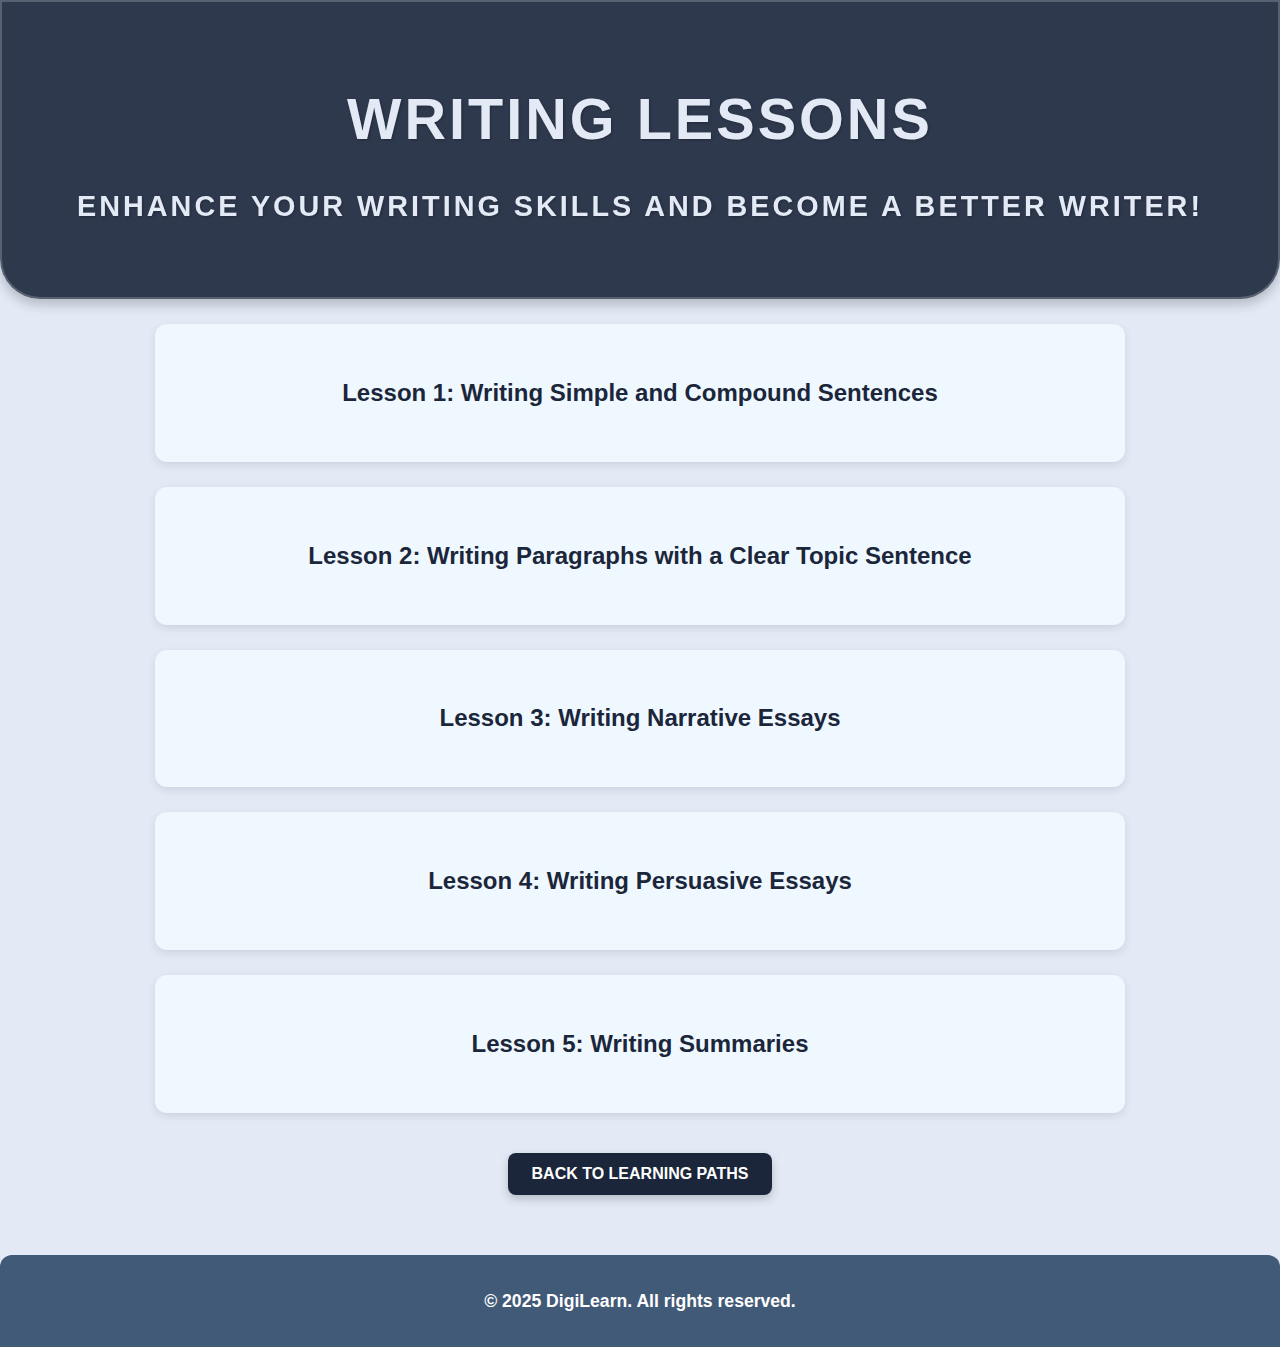
<file: writing.html>
<!DOCTYPE html>
<html lang="en">
<head>
  <meta charset="UTF-8">
  <meta name="viewport" content="width=device-width, initial-scale=1.0, user-scalable=no">
  <title>Writing Skills Lessons</title>
  <link rel="stylesheet" href="CAPSTONE.css">
</head>
<body>
  <header>
    <h1>Writing Lessons</h1>
    <p>Enhance your writing skills and become a better writer!</p>
  </header>

  <div class="lesson-container">
    <h2 onclick="toggleLesson(1)">Lesson 1: Writing Simple and Compound Sentences</h2>
    <div id="lesson1" class="lesson-content">

      <audio controls>
        <source src="audio/lesson11.mp3" type="audio/mpeg">
        Your browser does not support the audio element.
    </audio>

    <p style="font-weight: bold; font-size: 18px; color: #1a2a6c;">
      Sentences can be categorized based on their structure. Here are two common types:
  </p>
  
  <h3 style="color: #2e518b; border-bottom: 2px solid #1a2a6c; padding-bottom: 5px;">1. Simple Sentence</h3>
  <ul style="list-style: none; padding: 0;">
      <li style="margin-bottom: 10px; color: #6c7b95;">
          A simple sentence has a subject and a predicate and expresses a complete thought.
      </li>
      <li style="margin-bottom: 10px;">
          <strong style="color: #2e518b;">Example:</strong> 
          <span style="color: #6c7b95;">The dog barks.</span>
      </li>
      <li style="margin-bottom: 10px; color: #6c7b95;">
          She loves to read.<br>
          The sun is shining.<br>
          My brother plays soccer.
      </li>
  </ul>
  
  <h3 style="color: #2e518b; border-bottom: 2px solid #1a2a6c; padding-bottom: 5px;">2. Compound Sentence</h3>
  <ul style="list-style: none; padding: 0;">
      <li style="margin-bottom: 10px; color: #6c7b95;">
          A compound sentence joins two independent clauses with a coordinating conjunction 
          (<strong style="color: #2e518b;">FANBOYS</strong>: for, and, nor, but, or, yet, so).
      </li>
      <li style="margin-bottom: 10px;">
          <strong style="color: #2e518b;">Example:</strong> 
          <span style="color: #6c7b95;">She studied hard, and she passed the exam.</span>
      </li>
      <li style="margin-bottom: 10px; color: #6c7b95;">
          I wanted to go outside, but it started raining.<br>
          He was tired, so he went to bed early.<br>
          We can go to the park, or we can stay home and watch a movie.
      </li>
  </ul>
  
        <button onclick="toggleQuiz(1)">Take Quiz</button>
    </div>
  </div>

  <div class="lesson-container">
    <h2 onclick="toggleLesson(2)">Lesson 2: Writing Paragraphs with a Clear Topic Sentence</h2>
    <div id="lesson2" class="lesson-content">

      <audio controls>
        <source src="audio/lesson12.mp3" type="audio/mpeg">
        Your browser does not support the audio element.
    </audio>

    <p style="font-weight: bold; font-size: 18px; color: #1a2a6c;">
      A well-structured paragraph contains three key elements: a <strong>topic sentence</strong>, supporting details, and a concluding sentence.
  </p>
  
  <h3 style="color: #2e518b; border-bottom: 2px solid #1a2a6c; padding-bottom: 5px;">Topic Sentence</h3>
  <p style="color: #6c7b95; margin-bottom: 10px;">
      The topic sentence introduces the main idea of the paragraph.
  </p>
  <p>
      <strong style="color: #2e518b;">Example:</strong> 
      <span style="color: #6c7b95;">The Philippines is a country rich in natural beauty.</span>
  </p>
  
  <h3 style="color: #2e518b; border-bottom: 2px solid #1a2a6c; padding-bottom: 5px;">Supporting Details</h3>
  <p style="color: #6c7b95; margin-bottom: 10px;">
      These provide explanations, evidence, or examples to expand on the main idea.
  </p>
  <ul style="color: #6c7b95;">
      <li>It has stunning beaches, lush forests, and diverse wildlife.</li>
      <li>Many tourists visit its famous islands, such as Palawan and Boracay.</li>
      <li>The country is also known for its warm and hospitable people.</li>
  </ul>
  
  <h3 style="color: #2e518b; border-bottom: 2px solid #1a2a6c; padding-bottom: 5px;">Conclusion</h3>
  <p style="color: #6c7b95; margin-bottom: 10px;">
      The concluding sentence summarizes the main point and reinforces the message.
  </p>
  <p style="color: #6c7b95; font-style: italic;">
      Because of its breathtaking scenery and welcoming culture, the Philippines is truly a must-visit destination.
  </p>
  
        <button onclick="toggleQuiz(2)">Take Quiz</button>
    </div>
  </div>

  <div class="lesson-container">
    <h2 onclick="toggleLesson(3)">Lesson 3: Writing Narrative Essays</h2>
    <div id="lesson3" class="lesson-content">

      <audio controls>
        <source src="audio/lesson13.mp3" type="audio/mpeg">
        Your browser does not support the audio element.
    </audio>

    <p style="font-weight: bold; font-size: 18px; color: #1a2a6c;">
      A <strong>narrative essay</strong> tells a story with a clear beginning, middle, and end.
  </p>
  
  <h3 style="color: #2e518b; border-bottom: 2px solid #1a2a6c; padding-bottom: 5px;">Elements of a Narrative Essay</h3>
  <ul style="color: #6c7b95; line-height: 1.6;">
      <li><strong style="color: #2e518b;">Characters:</strong> Who is in the story?</li>
      <li><strong style="color: #2e518b;">Setting:</strong> Where and when does the story take place?</li>
      <li><strong style="color: #2e518b;">Plot:</strong> The sequence of events.</li>
      <li><strong style="color: #2e518b;">Conflict:</strong> The challenge or problem faced.</li>
      <li><strong style="color: #2e518b;">Resolution:</strong> How the problem is solved.</li>
  </ul>
  
  <h3 style="color: #2e518b; border-bottom: 2px solid #1a2a6c; padding-bottom: 5px;">Example</h3>
  <p style="color: #6c7b95;">
      <strong style="color: #2e518b;">Characters:</strong> Anna, a curious young girl.<br>
      <strong style="color: #2e518b;">Setting:</strong> A small village by the sea.<br>
      <strong style="color: #2e518b;">Plot:</strong> Anna discovers an old map leading to hidden treasure.<br>
      <strong style="color: #2e518b;">Conflict:</strong> She must decode mysterious clues before a storm arrives.<br>
      <strong style="color: #2e518b;">Resolution:</strong> With courage and wit, she finds the treasure and helps her village.
  </p>
  
        <button onclick="toggleQuiz(3)">Take Quiz</button>
    </div>
  </div>

  <div class="lesson-container">
    <h2 onclick="toggleLesson(4)">Lesson 4: Writing Persuasive Essays</h2>
    <div id="lesson4" class="lesson-content">

      <audio controls>
        <source src="audio/lesson14.mp3" type="audio/mpeg">
        Your browser does not support the audio element.
    </audio>

    <p style="font-weight: bold; font-size: 18px; color: #1a2a6c;">
      A <strong>persuasive essay</strong> aims to convince the reader to agree with a viewpoint or take action.
  </p>
  
  <h3 style="color: #2e518b; border-bottom: 2px solid #1a2a6c; padding-bottom: 5px;">Structure of a Persuasive Essay</h3>
  <ul style="color: #6c7b95; line-height: 1.6;">
      <li><strong style="color: #2e518b;">Introduction:</strong> Hook + Thesis statement.</li>
      <li><strong style="color: #2e518b;">Body Paragraphs:</strong> Arguments with supporting evidence.</li>
      <li><strong style="color: #2e518b;">Conclusion:</strong> Restates thesis and call to action.</li>
  </ul>
  
  <h3 style="color: #2e518b; border-bottom: 2px solid #1a2a6c; padding-bottom: 5px;">Example</h3>
  <p style="color: #6c7b95;">
      <strong style="color: #2e518b;">Thesis Statement:</strong> Schools should implement longer recess to improve student focus.
  </p>
  <p style="color: #6c7b95;">
      <strong style="color: #2e518b;">Supporting Argument:</strong> Studies show that short breaks enhance concentration and reduce stress. Longer recess allows students to recharge, leading to better academic performance.
  </p>
  <p style="color: #6c7b95;">
      <strong style="color: #2e518b;">Counterargument & Rebuttal:</strong> Some believe that more recess takes away from learning time. However, research suggests that well-rested students absorb information more effectively, making learning more productive.
  </p>
  <p style="color: #6c7b95;">
      <strong style="color: #2e518b;">Call to Action:</strong> Schools must prioritize student well-being by extending recess, ensuring both academic success and mental health benefits.
  </p>
  
        <button onclick="toggleQuiz(4)">Take Quiz</button>
    </div>
  </div>

  <div class="lesson-container">
    <h2 onclick="toggleLesson(5)">Lesson 5: Writing Summaries</h2>
    <div id="lesson5" class="lesson-content">

      <audio controls>
        <source src="audio/lesson15.mp3" type="audio/mpeg">
        Your browser does not support the audio element.
    </audio>

    <p style="font-weight: bold; font-size: 18px; color: #1a2a6c;">
      A <strong>summary</strong> condenses a text by including only the main points.
  </p>
  
  <h3 style="color: #2e518b; border-bottom: 2px solid #1a2a6c; padding-bottom: 5px;">Steps in Writing a Summary</h3>
  <ul style="color: #6c7b95; line-height: 1.6;">
      <li><strong style="color: #2e518b;">Identify the main idea:</strong> What is the text mostly about?</li>
      <li><strong style="color: #2e518b;">List key supporting details:</strong> What important points support the main idea?</li>
      <li><strong style="color: #2e518b;">Rewrite the information in your own words:</strong> Keep it brief and clear.</li>
      <li><strong style="color: #2e518b;">Avoid unnecessary details or personal opinions:</strong> Stick to the facts.</li>
  </ul>
  
  <h3 style="color: #2e518b; border-bottom: 2px solid #1a2a6c; padding-bottom: 5px;">Example</h3>
  <p style="color: #6c7b95;">
      <strong style="color: #2e518b;">Original:</strong> "The sun provides heat and light, making life on Earth possible."
  </p>
  <p style="color: #6c7b95;">
      <strong style="color: #2e518b;">Summary:</strong> "The sun is essential for life on Earth."
  </p>
  
  <h3 style="color: #2e518b; border-bottom: 2px solid #1a2a6c; padding-bottom: 5px;">Tips for Writing an Effective Summary</h3>
  <ul style="color: #6c7b95; line-height: 1.6;">
      <li><strong style="color: #2e518b;">Be concise:</strong> A summary should be much shorter than the original text.</li>
      <li><strong style="color: #2e518b;">Use your own words:</strong> Don't copy sentences exactly.</li>
      <li><strong style="color: #2e518b;">Focus on key points:</strong> Ignore minor details or examples.</li>
      <li><strong style="color: #2e518b;">Stay objective:</strong> Do not include personal opinions or interpretations.</li>
  </ul>
  
        <button onclick="toggleQuiz(5)">Take Quiz</button>
    </div>
  </div>

  <div id="quiz1" class="quiz">
    <div class="quiz-header">
      <button class="quiz-close" onclick="closeQuiz(1)">✖</button>
    </div>
    <div class="quiz-content">
      <h3>Quiz: Writing Simple and Compound Sentences</h3>
      <div class="quiz-question">
        <p>1. Which of the following is a simple sentence?</p>
        <label><input type="radio" name="q1_1" value="wrong"> Because she was late, she ran.</label><br>
        <label><input type="radio" name="q1_1" value="correct"> She enjoys reading books.</label><br>
        <label><input type="radio" name="q1_1" value="wrong"> She likes coffee, but he prefers tea.</label><br>
        <label><input type="radio" name="q1_1" value="wrong"> While walking, he saw a cat.</label>
      </div>
      <div class="quiz-question">
        <p>2. What coordinating conjunction best fits this sentence? "I wanted to go out, ___ it was raining."</p>
        <label><input type="radio" name="q1_2" value="wrong"> or</label><br>
        <label><input type="radio" name="q1_2" value="wrong"> so</label><br>
        <label><input type="radio" name="q1_2" value="correct"> but</label><br>
        <label><input type="radio" name="q1_2" value="wrong"> and</label>
      </div>
      <div class="quiz-question">
        <p>3. Which sentence is a compound sentence?</p>
        <label><input type="radio" name="q1_3" value="wrong"> The birds chirp in the morning.</label><br>
        <label><input type="radio" name="q1_3" value="correct"> She studied hard, so she passed the exam.</label><br>
        <label><input type="radio" name="q1_3" value="wrong"> Running late, she hurried to school.</label><br>
        <label><input type="radio" name="q1_3" value="wrong"> Because of the storm, classes were canceled.</label>
      </div>
      <div class="quiz-question">
        <p>4. Which conjunction is NOT part of FANBOYS?</p>
        <label><input type="radio" name="q1_4" value="wrong"> For</label><br>
        <label><input type="radio" name="q1_4" value="wrong"> And</label><br>
        <label><input type="radio" name="q1_4" value="correct"> Before</label><br>
        <label><input type="radio" name="q1_4" value="wrong"> Yet</label>
      </div>
      <div class="quiz-question">
        <p>5. What punctuation is used to separate independent clauses in a compound sentence?</p>
        <label><input type="radio" name="q1_5" value="wrong"> Period</label><br>
        <label><input type="radio" name="q1_5" value="correct"> Comma and coordinating conjunction</label><br>
        <label><input type="radio" name="q1_5" value="wrong"> Colon</label><br>
        <label><input type="radio" name="q1_5" value="wrong"> Exclamation mark</label>
      </div>
      <p id="quizResult1"></p>
      <button onclick="checkQuiz(1)">Submit Quiz</button>
    </div>
  </div>

  <div id="quiz2" class="quiz">
    <div class="quiz-header">
      <button class="quiz-close" onclick="closeQuiz(2)">✖</button>
    </div>
    <div class="quiz-content">
      <h3>Quiz: Writing Paragraphs with a Clear Topic Sentence</h3>
      <div class="quiz-question">
        <p>1. What is the function of a topic sentence?</p>
        <label><input type="radio" name="q2_1" value="wrong"> To summarize the entire essay</label><br>
        <label><input type="radio" name="q2_1" value="correct"> To introduce the main idea of a paragraph</label><br>
        <label><input type="radio" name="q2_1" value="wrong"> To ask a question to the reader</label><br>
        <label><input type="radio" name="q2_1" value="wrong"> To provide a conclusion</label>
      </div>
      <div class="quiz-question">
        <p>2. Which sentence is the best example of a topic sentence?</p>
        <label><input type="radio" name="q2_2" value="correct"> The Philippines is a beautiful country with many tourist spots.</label><br>
        <label><input type="radio" name="q2_2" value="wrong"> Many people travel every year.</label><br>
        <label><input type="radio" name="q2_2" value="wrong"> I like to visit the beach.</label><br>
        <label><input type="radio" name="q2_2" value="wrong"> Traveling is expensive.</label>
      </div>
      <div class="quiz-question">
        <p>3. What should be included in the supporting details of a paragraph?</p>
        <label><input type="radio" name="q2_3" value="wrong"> Unrelated facts</label><br>
        <label><input type="radio" name="q2_3" value="correct"> Information that supports the topic sentence</label><br>
        <label><input type="radio" name="q2_3" value="wrong"> A summary of the paragraph</label><br>
        <label><input type="radio" name="q2_3" value="wrong"> New, unrelated topics</label>
      </div>
      <div class="quiz-question">
        <p>4. Which sentence serves as a conclusion in a paragraph?</p>
        <label><input type="radio" name="q2_4" value="wrong"> Many people prefer coffee over tea.</label><br>
        <label><input type="radio" name="q2_4" value="correct"> This is why climate change is a serious issue.</label><br>
        <label><input type="radio" name="q2_4" value="wrong"> Scientists discovered a new species of fish.</label><br>
        <label><input type="radio" name="q2_4" value="wrong"> The introduction of electric cars is exciting.</label>
      </div>
      <div class="quiz-question">
        <p>5. What is the correct order of a well-structured paragraph?</p>
        <label><input type="radio" name="q2_5" value="wrong"> Topic sentence → Conclusion → Supporting details</label><br>
        <label><input type="radio" name="q2_5" value="wrong"> Supporting details → Topic sentence → Conclusion</label><br>
        <label><input type="radio" name="q2_5" value="correct"> Topic sentence → Supporting details → Conclusion</label><br>
        <label><input type="radio" name="q2_5" value="wrong"> Conclusion → Topic sentence → Supporting details</label>
      </div>
      <p id="quizResult2"></p>
      <button onclick="checkQuiz(2)">Submit Quiz</button>
    </div>
  </div>

  <div id="quiz3" class="quiz">
    <div class="quiz-header">
      <button class="quiz-close" onclick="closeQuiz(3)">✖</button>
    </div>
    <div class="quiz-content">
      <h3>Quiz: Writing Narrative Essays</h3>
      <div class="quiz-question">
        <p>1. What is the purpose of a narrative essay?</p>
        <label><input type="radio" name="q3_1" value="wrong"> To argue a point</label><br>
        <label><input type="radio" name="q3_1" value="correct"> To tell a story</label><br>
        <label><input type="radio" name="q3_1" value="wrong"> To summarize a topic</label><br>
        <label><input type="radio" name="q3_1" value="wrong"> To compare two ideas</label>
      </div>
      <div class="quiz-question">
        <p>2. Which of the following is NOT an element of a narrative essay?</p>
        <label><input type="radio" name="q3_2" value="wrong"> Setting</label><br>
        <label><input type="radio" name="q3_2" value="correct"> Thesis statement</label><br>
        <label><input type="radio" name="q3_2" value="wrong"> Characters</label><br>
        <label><input type="radio" name="q3_2" value="wrong"> Conflict</label>
      </div>
      <div class="quiz-question">
        <p>3. What does the plot refer to in a narrative essay?</p>
        <label><input type="radio" name="q3_3" value="correct"> The sequence of events in the story</label><br>
        <label><input type="radio" name="q3_3" value="wrong"> The lesson learned from the story</label><br>
        <label><input type="radio" name="q3_3" value="wrong"> The place where the story happens</label><br>
        <label><input type="radio" name="q3_3" value="wrong"> The introduction of the characters</label>
      </div>
      <div class="quiz-question">
        <p>4. Which sentence is an example of a hook in a narrative essay?</p>
        <label><input type="radio" name="q3_4" value="correct"> One summer evening, I found myself lost in the forest.</label><br>
        <label><input type="radio" name="q3_4" value="wrong"> The forest was dark and scary.</label><br>
        <label><input type="radio" name="q3_4" value="wrong"> This story is about the time I got lost.</label><br>
        <label><input type="radio" name="q3_4" value="wrong"> I will explain what to do when lost in a forest.</label>
      </div>
      <div class="quiz-question">
        <p>5. Which sentence is an example of a resolution in a narrative essay?</p>
        <label><input type="radio" name="q3_5" value="wrong"> Suddenly, the dog barked at me.</label><br>
        <label><input type="radio" name="q3_5" value="correct"> After hours of searching, I finally found my way home.</label><br>
        <label><input type="radio" name="q3_5" value="wrong"> The wind blew strongly as I walked.</label><br>
        <label><input type="radio" name="q3_5" value="wrong"> I love to write stories.</label>
      </div>
      <p id="quizResult3"></p>
      <button onclick="checkQuiz(3)">Submit Quiz</button>
    </div>
  </div>

  <div id="quiz4" class="quiz">
    <div class="quiz-header">
      <button class="quiz-close" onclick="closeQuiz(4)">✖</button>
    </div>
    <div class="quiz-content">
      <h3>Quiz: Writing Persuasive Essays</h3>
      <div class="quiz-question">
        <p>1. What is the main purpose of a persuasive essay?</p>
        <label><input type="radio" name="q4_1" value="wrong"> To inform the reader</label><br>
        <label><input type="radio" name="q4_1" value="correct"> To convince the reader</label><br>
        <label><input type="radio" name="q4_1" value="wrong"> To entertain the reader</label><br>
        <label><input type="radio" name="q4_1" value="wrong"> To describe an event</label>
      </div>
      <div class="quiz-question">
        <p>2. Which of the following is a strong thesis statement for a persuasive essay?</p>
        <label><input type="radio" name="q4_2" value="wrong"> School uniforms are a common requirement.</label><br>
        <label><input type="radio" name="q4_2" value="correct"> School uniforms should be required because they promote discipline and equality.</label><br>
        <label><input type="radio" name="q4_2" value="wrong"> Many students dislike school uniforms.</label><br>
        <label><input type="radio" name="q4_2" value="wrong"> I will explain why school uniforms exist.</label>
      </div>
      <div class="quiz-question">
        <p>3. What type of evidence is the strongest in a persuasive essay?</p>
        <label><input type="radio" name="q4_3" value="wrong"> Personal opinions</label><br>
        <label><input type="radio" name="q4_3" value="correct"> Research and statistics</label><br>
        <label><input type="radio" name="q4_3" value="wrong"> Anecdotes</label><br>
        <label><input type="radio" name="q4_3" value="wrong"> Hearsay</label>
      </div>
      <div class="quiz-question">
        <p>4. Which transition word is best for introducing an opposing argument?</p>
        <label><input type="radio" name="q4_4" value="wrong"> Therefore</label><br>
        <label><input type="radio" name="q4_4" value="wrong"> In addition</label><br>
        <label><input type="radio" name="q4_4" value="correct"> However</label><br>
        <label><input type="radio" name="q4_4" value="wrong"> First</label>
      </div>
      <div class="quiz-question">
        <p>5. What is included in the conclusion of a persuasive essay?</p>
        <label><input type="radio" name="q4_5" value="wrong"> A new argument</label><br>
        <label><input type="radio" name="q4_5" value="correct"> A restated thesis and call to action</label><br>
        <label><input type="radio" name="q4_5" value="wrong"> A new example</label><br>
        <label><input type="radio" name="q4_5" value="wrong"> A different point of view</label>
      </div>
      <p id="quizResult4"></p>
      <button onclick="checkQuiz(4)">Submit Quiz</button>
    </div>
  </div>

<div id="quiz5" class="quiz">
    <div class="quiz-header">
      <button class="quiz-close" onclick="closeQuiz(5)">✖</button>
    </div>
    <div class="quiz-content">
      <h3>Quiz: Writing Summaries</h3>
      <div class="quiz-question">
        <p>1. What is the goal of summarizing a text?</p>
        <label><input type="radio" name="q5_1" value="wrong"> To make the text longer</label><br>
        <label><input type="radio" name="q5_1" value="correct"> To shorten the text while keeping the main points</label><br>
        <label><input type="radio" name="q5_1" value="wrong"> To include personal opinions</label><br>
        <label><input type="radio" name="q5_1" value="wrong"> To change the topic of the text</label>
      </div>
      <div class="quiz-question">
        <p>2. Which of the following should NOT be included in a summary?</p>
        <label><input type="radio" name="q5_2" value="wrong"> Main idea</label><br>
        <label><input type="radio" name="q5_2" value="wrong"> Key supporting details</label><br>
        <label><input type="radio" name="q5_2" value="correct"> Personal opinions</label><br>
        <label><input type="radio" name="q5_2" value="wrong"> Important facts</label>
      </div>
      <div class="quiz-question">
        <p>3. Which sentence is the best summary of this passage?</p>
        <p><strong>Passage:</strong> "Dogs are loyal and friendly animals. They help people in many ways, such as guiding the blind and assisting in rescue operations."</p>
        <label><input type="radio" name="q5_3" value="wrong"> Dogs are very dangerous animals.</label><br>
        <label><input type="radio" name="q5_3" value="correct"> Dogs are helpful and loyal companions.</label><br>
        <label><input type="radio" name="q5_3" value="wrong"> Some people do not like dogs.</label><br>
        <label><input type="radio" name="q5_3" value="wrong"> Dogs are only used for rescue operations.</label>
      </div>
      <div class="quiz-question">
        <p>4. What is the first step in writing a summary?</p>
        <label><input type="radio" name="q5_4" value="wrong"> Rewrite the text in your own words</label><br>
        <label><input type="radio" name="q5_4" value="correct"> Identify the main idea</label><br>
        <label><input type="radio" name="q5_4" value="wrong"> Add extra details</label><br>
        <label><input type="radio" name="q5_4" value="wrong"> Remove all examples</label>
      </div>
      <div class="quiz-question">
        <p>5. What is a characteristic of a well-written summary?</p>
        <label><input type="radio" name="q5_5" value="wrong"> It contains opinions and new details</label><br>
        <label><input type="radio" name="q5_5" value="wrong"> It is longer than the original text</label><br>
        <label><input type="radio" name="q5_5" value="correct"> It captures the main points concisely</label><br>
        <label><input type="radio" name="q5_5" value="wrong"> It changes the topic completely</label>
      </div>
      <p id="quizResult5"></p>
      <button onclick="checkQuiz(5)">Submit Quiz</button>
    </div>
  </div>

<button onclick="goBack()" class="back-to-learning-paths">Back to Learning Paths</button>

  <footer>
    <p>© 2025 DigiLearn. All rights reserved.</p>
  </footer>

    <script>
      document.addEventListener("DOMContentLoaded", function () {
        let currentLesson = null;
    
          function toggleLesson(lessonId) {
            const lesson = document.getElementById(`lesson${lessonId}`);
    
            if (currentLesson && currentLesson !== lesson) {
                currentLesson.style.maxHeight = null;
                currentLesson.style.opacity = "0";
                currentLesson.parentElement.classList.remove("active");
            }
    
            if (lesson.style.maxHeight) {
                lesson.style.maxHeight = null;
                lesson.style.opacity = "0";
                lesson.parentElement.classList.remove("active");
                currentLesson = null;
            } else {
                lesson.style.maxHeight = lesson.scrollHeight + "px";
                lesson.style.opacity = "1";
                lesson.parentElement.classList.add("active");
                currentLesson = lesson;
            }
        }
    
        document.querySelectorAll(".lesson-container h2").forEach((title, index) => {
            title.addEventListener("click", function () {
                toggleLesson(index + 1);
            });
        });
    });
    
    function checkQuiz(lessonNumber) {
    const quizContainer = document.getElementById(`quiz${lessonNumber}`);
    const questions = quizContainer.querySelectorAll('.quiz-question');
    let correctAnswers = 0;
    let totalQuestions = questions.length;

    questions.forEach((question, index) => {
        const selectedOption = question.querySelector('input[type="radio"]:checked');
        let resultText = question.querySelector(`.result-text-${index + 1}`);

        if (!resultText) {
            resultText = document.createElement('p');
            resultText.className = `result-text-${index + 1}`;
            resultText.style.marginTop = '10px';
            resultText.style.fontWeight = 'bold';
            question.appendChild(resultText);
        }

        if (selectedOption) {
            if (selectedOption.value === "correct") {
                resultText.textContent = "✅ Correct!";
                resultText.style.color = 'green';
                correctAnswers++;
            } else {
                resultText.textContent = "❌ Wrong answer. Try again!";
                resultText.style.color = 'red';
            }
        } else {
            resultText.textContent = "⚠️ Please select an option.";
            resultText.style.color = 'orange';
        }
    });

    let quizResult = quizContainer.querySelector('.quiz-result');
    if (!quizResult) {
        quizResult = document.createElement('p');
        quizResult.className = 'quiz-result';
        quizContainer.appendChild(quizResult);
    }

    quizResult.textContent = `You answered ${correctAnswers} out of ${totalQuestions} questions correctly.`;
    quizResult.style.color = correctAnswers === totalQuestions ? 'green' : 'red';

    // Hide quiz after 3 seconds
    setTimeout(() => {
        closeQuiz();
    }, 3000);
}
    
function toggleQuiz(quizNumber) {
    document.querySelectorAll('.quiz').forEach(quiz => quiz.classList.remove('show'));
    document.getElementById(`quiz${quizNumber}`).classList.add('show');
}

    
function closeQuiz() {
    document.querySelectorAll('.quiz').forEach(quiz => {
        quiz.classList.remove('show');
    });
}

const audios = document.querySelectorAll("audio"); // Select all <audio> elements on the page.

audios.forEach(audio => {
    audio.addEventListener("play", function() {
        // Pause all other audios when a new one starts playing
        audios.forEach(otherAudio => {
            if (otherAudio !== audio) {
                otherAudio.pause();
                otherAudio.currentTime = 0; // Reset the other audio to the beginning
            }
        });
    });
});
    // Function to go back
    function goBack() {
        window.history.back();
    }
    </script>
  </body>
</html>
</file>
<file: CAPSTONE.css>
/* General Styling */
body {
    font-family: 'Segoe UI', Tahoma, Geneva, Verdana, sans-serif;
    background-color: #E3EAF6; /* Soft Navy Blue Theme */
    color: #1B263B; /* Dark Navy for Text */
    text-align: center;
    margin: 0;
    padding: 0;
    overflow-x: hidden;
}

/* Header Styling */
header {
    background: rgba(27, 38, 59, 0.9); /* Strong navy blue, less transparency */
    backdrop-filter: blur(10px); /* Frosted glass effect */
    -webkit-backdrop-filter: blur(10px); /* Safari support */

    color: #E3EAF6; /* Light soft blue for contrast */
    padding: 45px;
    box-shadow: 0 6px 12px rgba(0, 0, 0, 0.2);
    border: 2px solid rgba(255, 255, 255, 0.2); /* Softer glass-like border */
    border-radius: 0 0 40px 40px;
    
    text-transform: uppercase;
    font-weight: bold;
    letter-spacing: 3px;
    font-size: 1.8em;
    position: relative;
    text-shadow: 1px 1px 3px rgba(0, 0, 0, 0.3);
}

/* Buttons */
button {
    background: linear-gradient(to right, #1B263B, #415A77);
    color: white;
    border: none;
    padding: 10px 22px;
    font-size: 1em;
    cursor: pointer;
    border-radius: 20px;
    transition: all 0.3s ease-in-out;
    font-weight: bold;
    box-shadow: 0 3px 8px rgba(0, 0, 0, 0.2);
    text-transform: uppercase;
}

button:hover {
    background: linear-gradient(to right, #415A77, #1B263B);
    transform: scale(1.05);
    box-shadow: 0 5px 10px rgba(0, 0, 0, 0.25);
}

.title {
    background-image: url("image/title.jpg");
    background-size: cover;
    background-position: center;
    background-repeat: no-repeat;
}

.title-page {
    -webkit-text-stroke: 2px #428DFF;
}

.subtitle-page {
   font-style: italic;
   position: relative;
   bottom: 20px;
   -webkit-text-stroke: 1px #428DFF;
}

.choose {
    font-size: 2em;
    text-shadow: 3px 3px 5px rgba(0, 0, 0, 0.5);
}

/* Sections Styling */
.lesson-container, .quiz {
    background-color: #FFFFFF;
    border-radius: 12px;
    padding: 35px;
    margin: 25px auto;
    max-width: 900px;
    box-shadow: 0 3px 8px rgba(0, 0, 0, 0.1);
    text-align: center;
    color: #1B263B;
    font-size: 1em;
}

.container, .fun-facts {
    background-color: aliceblue;
    padding: 3%;
    border-radius: 12px;
    margin: 20px;
    box-shadow: 0 10px 25px rgba(0, 0, 0, 0.2);
    border: 2px solid rgba(255, 255, 255, 0.3);
}

.welcome, .funfact {
    font-size: 2em;
    text-shadow: 3px 3px 5px rgba(0, 0, 0, 0.5);
}

.welcome-message, .fact {
    font-style: italic;
    text-shadow: 3px 3px 5px rgba(0, 0, 0, 0.5);
}

.icon1 {
    background-image: url("image/listen1.png");
    background-size: contain;
    background-position: center;
    background-repeat: no-repeat;
    display: inline-block;
    width: 50px; 
    height: 50px;
}

.icon2 {
    background-image: url("image/simple1.png");
    background-size: contain;
    background-position: center;
    background-repeat: no-repeat;
    display: inline-block;
    width: 50px; 
    height: 50px;
}

.icon3 {
    background-image: url("image/anywhere1.png");
    background-size: contain;
    background-position: center;
    background-repeat: no-repeat;
    display: inline-block;
    width: 50px; 
    height: 50px;
}

.icon4 {
    background-image: url("image/fact.png");
    background-size: contain;
    background-position: center;
    background-repeat: no-repeat;
    display: inline-block;
    width: 50px; 
    height: 50px;
    position: relative;
    top: 30px;
}

.icon5 {
    background-image: url("image/digilearn2.png");
    background-size: contain;
    background-position: center;
    background-repeat: no-repeat;
    display: inline-block;
    width: 50px; 
    height: 50px;
    position: relative;
    top: 20px;
}

.icon6 {
    background-image: url("image/digi.png");
    background-size: contain;
    background-position: center;
    background-repeat: no-repeat;
    display: inline-block;
    width: 100px; 
    height: 100px;
    position: relative;
    right: 170px;
    top: 90px;
}

.learning-paths {
    background-image: url("image/paths.jpg");
    background-size: cover;
    background-position: center;
    background-repeat: no-repeat;
    padding: 3%;
    border-radius: 12px;
    margin: 20px;
    box-shadow: 0 10px 25px rgba(0, 0, 0, 0.2);
    text-align: center;
    color: #1B263B;
    font-size: 1em;
}

.features-container, .paths-container {
    display: flex;
    flex-wrap: wrap;
    justify-content: center;
    gap: 18px;
}

.feature-card {
    background-image: url("image/features.jpg");
    background-size: cover;
    background-position: center;
    background-repeat: no-repeat;
    border-radius: 8px;
    box-shadow: 0 5px 12px rgba(0, 0, 0, 0.2);
    padding: 25px;
    margin: 15px auto;
    width: 260px;
    height: auto;
    display: flex;
    flex-direction: column;
    justify-content: center;
    align-items: center;
    color: #1B263B;
    font-weight: bold;
    font-size: 1em;
    transition: transform 0.3s ease-in-out, box-shadow 0.3s ease-in-out;
}

.path-card {
    background-color: aliceblue;
    border-radius: 8px;
    box-shadow: 0 5px 12px rgba(0, 0, 0, 0.2);
    padding: 25px;
    margin: 15px auto;
    width: 260px;
    height: auto;
    display: flex;
    flex-direction: column;
    justify-content: center;
    align-items: center;
    color: #1B263B;
    font-weight: bold;
    font-size: 1em;
    transition: transform 0.3s ease-in-out, box-shadow 0.3s ease-in-out;
}
.feature-card:hover, .path-card:hover {
    transform: scale(1.03);
    box-shadow: 0 6px 15px rgba(0, 0, 0, 0.2);
}

.feature-card h4, .lesson-title {
    color: #102A43;
    font-size: 1.2em;
    font-weight: bold;
}

.feature-card p, .path-card p, .lesson-content p {
    color: #334E68;
    font-size: 0.95em;
}

/* Lesson Expansion with Smooth Animation */
.lesson-container .lesson-content {
    max-height: 0;
    overflow: hidden;
    transition: max-height 0.4s ease-in-out, opacity 0.3s ease-in-out;
    opacity: 0;
    padding: 0 15px;
}

.lesson-container {
    background-color: aliceblue;
}

.lesson-container.active .lesson-content {
    max-height: 500px; /* Adjust as needed */
    opacity: 1;
    padding: 15px;
}

.back-to-learning-paths {
    display: inline-block;
    background: #1B263B;
    color: white;
    padding: 12px 24px;
    font-size: 1em;
    text-transform: uppercase;
    border-radius: 8px;
    transition: all 0.3s ease-in-out;
    font-weight: bold;
    box-shadow: 0 4px 10px rgba(0, 0, 0, 0.2);
    text-decoration: none;
    position: relative;
    margin: 40px auto; /* Adds spacing from the footer */
    display: block;
    width: fit-content;
}

.back-to-learning-paths:hover {
    background: #415A77;
    transform: scale(1.05);
    box-shadow: 0 6px 12px rgba(0, 0, 0, 0.25);
}

/* Ensure footer does not overlap */
footer {
    margin-top: 60px;
    padding: 20px;
}

/* Quiz Styling */
.quiz {
    position: fixed;
    top: 50%;
    left: 50%;
    transform: translate(-50%, -50%) scale(0.95);
    width: 75%;
    max-width: 480px;
    background-color: #F8F9FA;
    padding: 18px;
    border-radius: 10px;
    box-shadow: 0 4px 10px rgba(0, 0, 0, 0.15);
    z-index: 1000;
    max-height: 75vh;
    overflow-y: auto;
    opacity: 0;
    visibility: hidden;
    transition: opacity 0.4s ease-out, transform 0.3s ease-out;
}

.quiz-header {
    position: sticky;
    top: 0;
    padding: 10px;
    z-index: 1100;
    text-align: right;
}

.quiz.show {
    opacity: 1;
    visibility: visible;
    transform: translate(-50%, -50%) scale(1);
    transition: opacity 0.4s ease-out, transform 0.3s ease-out;
}

.quiz.hide {
    opacity: 0;
    transform: translate(-50%, -50%) scale(0.95);
    transition: opacity 0.3s ease-in, transform 0.25s ease-in;
}

.quiz-title {
    font-size: 1.3em;
    font-weight: bold;
    color: #102A43;
    margin-bottom: 12px;
}

.quiz-question {
    margin-bottom: 8px;
    color: #334E68;
    font-size: 1em;
}

.quiz-close {
    background: #1B263B;
    color: white;
    border: none;
    font-size: 1.3em;
    cursor: pointer;
    padding: 8px 12px;
    border-radius: 50%;
    transition: background 0.3s ease-in-out, transform 0.2s ease-in-out;
}

.quiz-close:hover {
    background: #415A77;
    transform: scale(1.1);
}


/* Fade-in and Fade-out Fix */
.hidden {
    opacity: 0;
    transform: translateY(25px);
    transition: opacity 0.4s ease-out, transform 0.4s ease-out;
}

.visible {
    opacity: 1;
    transform: translateY(0);
}

/* Footer Styling */
footer {
    background-color: #415A77;
    color: white;
    padding: 18px;
    border-radius: 12px 12px 0 0;
    font-weight: bold;
    font-size: 1.1em;
}
</file>
